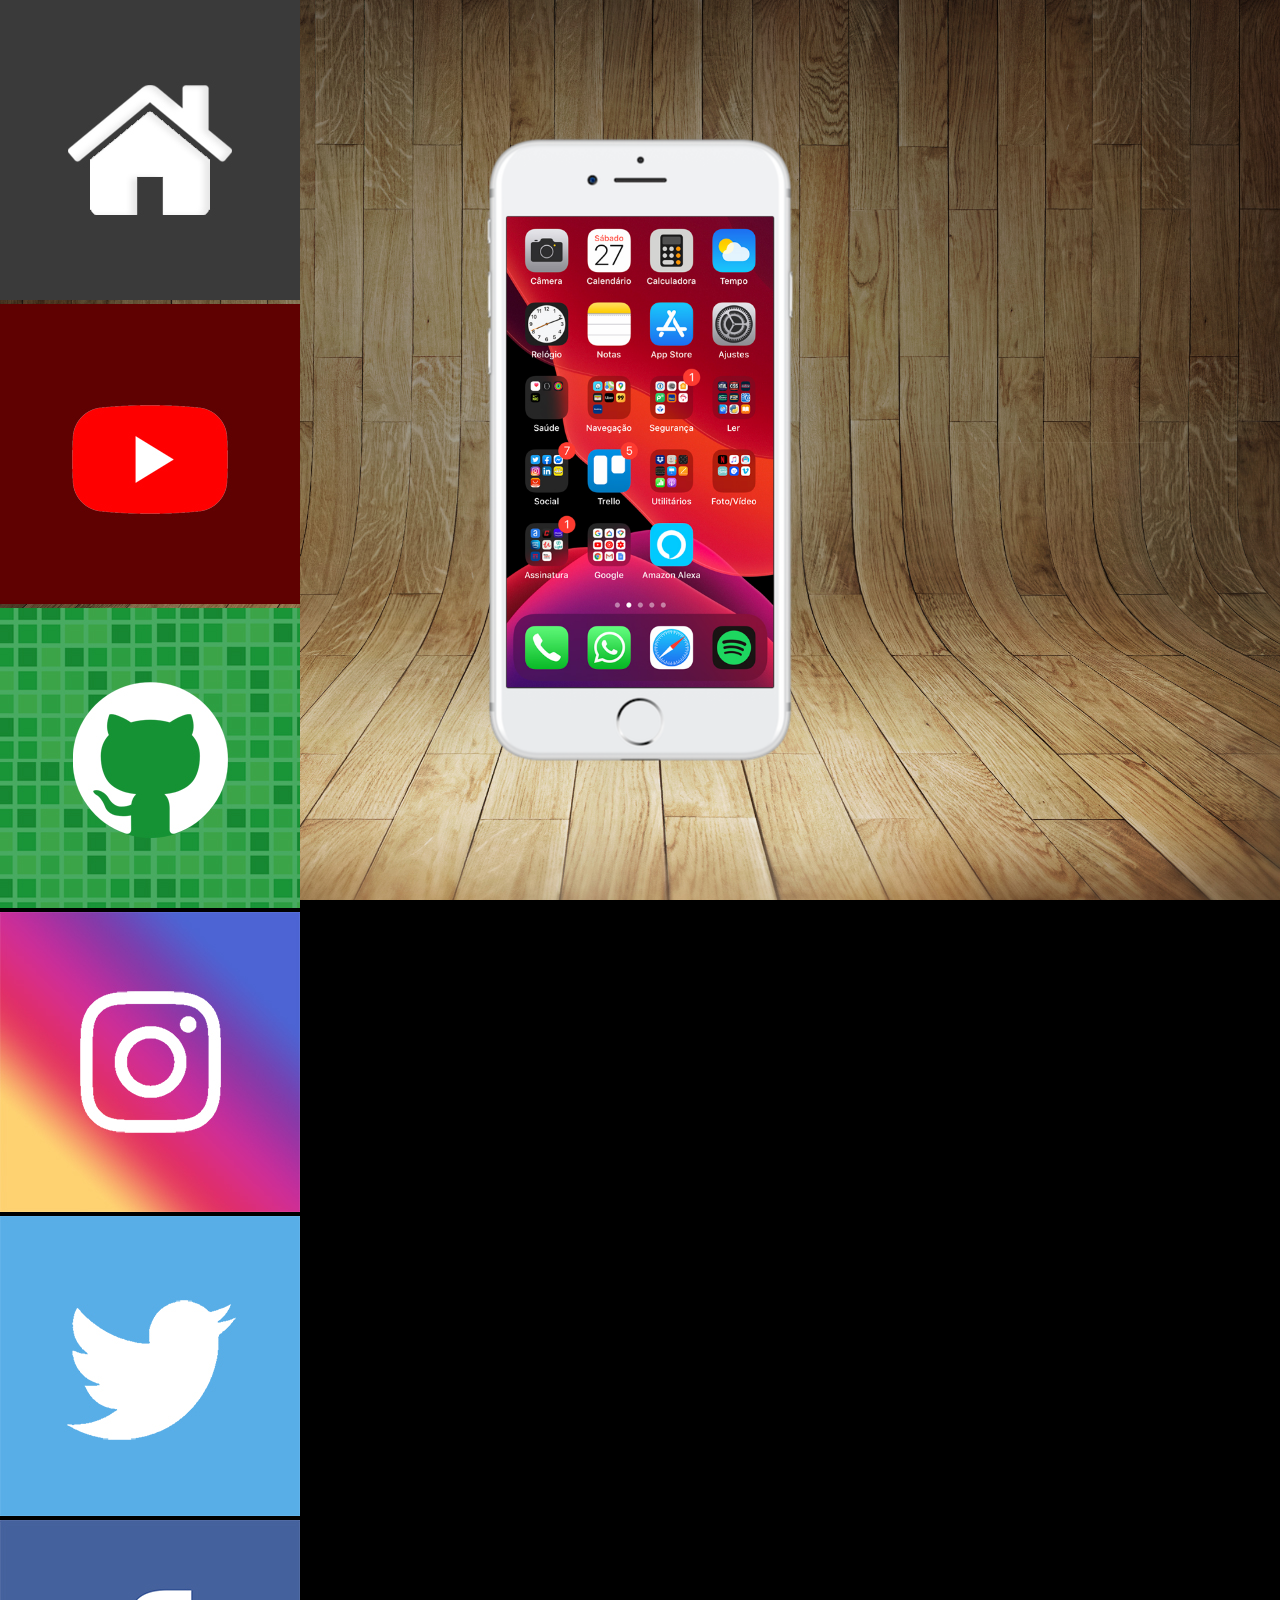
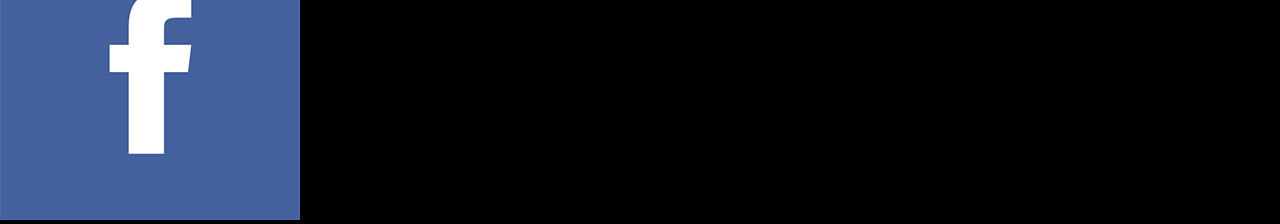
<file: index.html>
<!DOCTYPE html>
<html lang="pt-br">
<head>
    <meta charset="UTF-8">
    <meta name="viewport" content="width=device-width, initial-scale=1.0">
    <link rel="shortcut icon" href="favicon.ico" type="image/x-icon">
    <link rel="stylesheet" href="estilos/style.css">
    <title>Projeto Redes Sociais</title>
</head>
<body>
    <main>
        <section id="telefone">
            <iframe src="home.html" name="tela" id="tela" frameborder="0">
                Seu navegador não é compatível com isso.
            </iframe> <!--name tela pra nomear onde vai abrir (em target) os botões-->
        </section>
        
        <section id="redes-sociais">
            <a href="home.html" target="tela"><img src="imagens/logo-home.jpg" alt="Home"></a><br>
            <a href="youtube.html" target="tela"><img src="imagens/logo-youtube.jpg" alt="YouTube"></a><br>
            <a href="github.html" target="tela"><img src="imagens/logo-github.jpg" alt="GitHub"></a><br>
            <a href="instagram.html" target="tela"><img src="imagens/logo-instagram.jpg" alt="Instagram"></a><br>
            <a href="twitter.html" target="tela"><img src="imagens/logo-twitter.jpg" alt="Twitter"></a><br>
            <a href="facebook.html" target="tela"><img src="imagens/logo-facebook.jpg" alt="Facebook"></a>
        </section>
    </main>
</body>
</html>
</file>
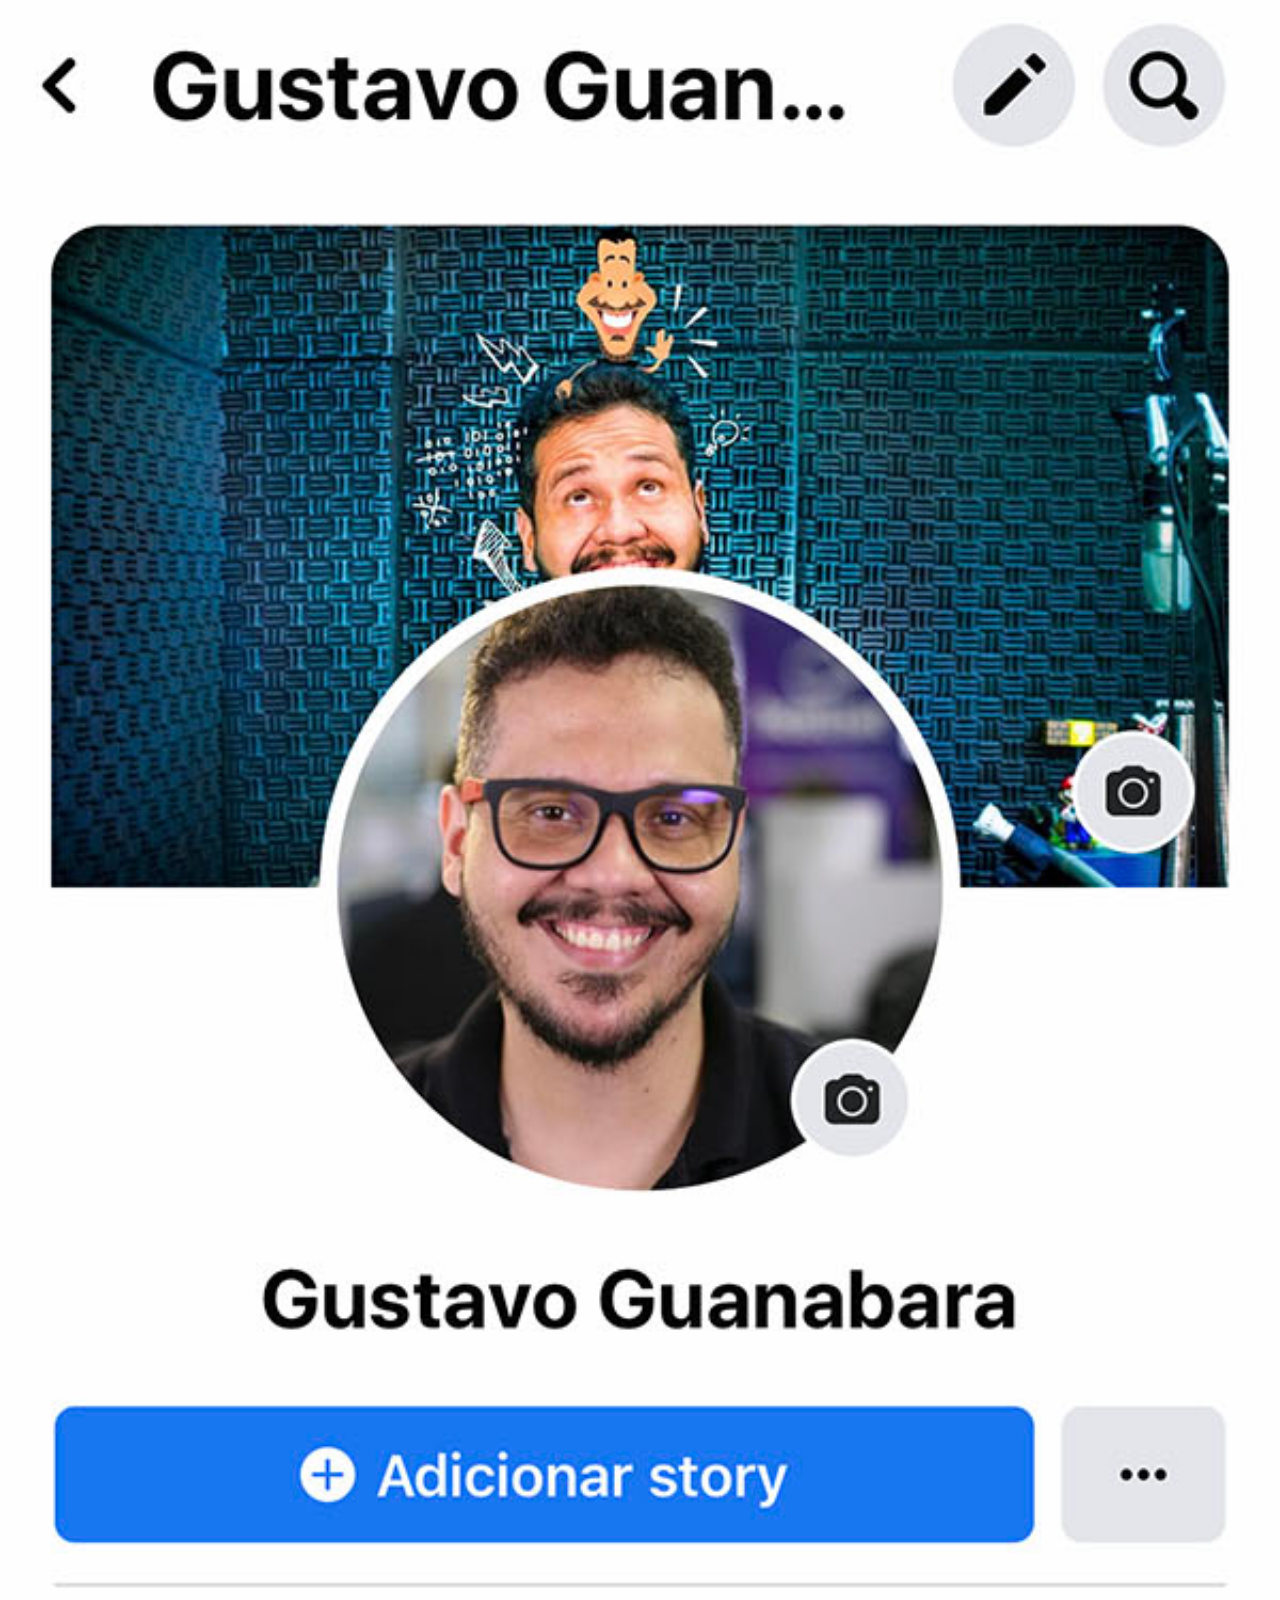
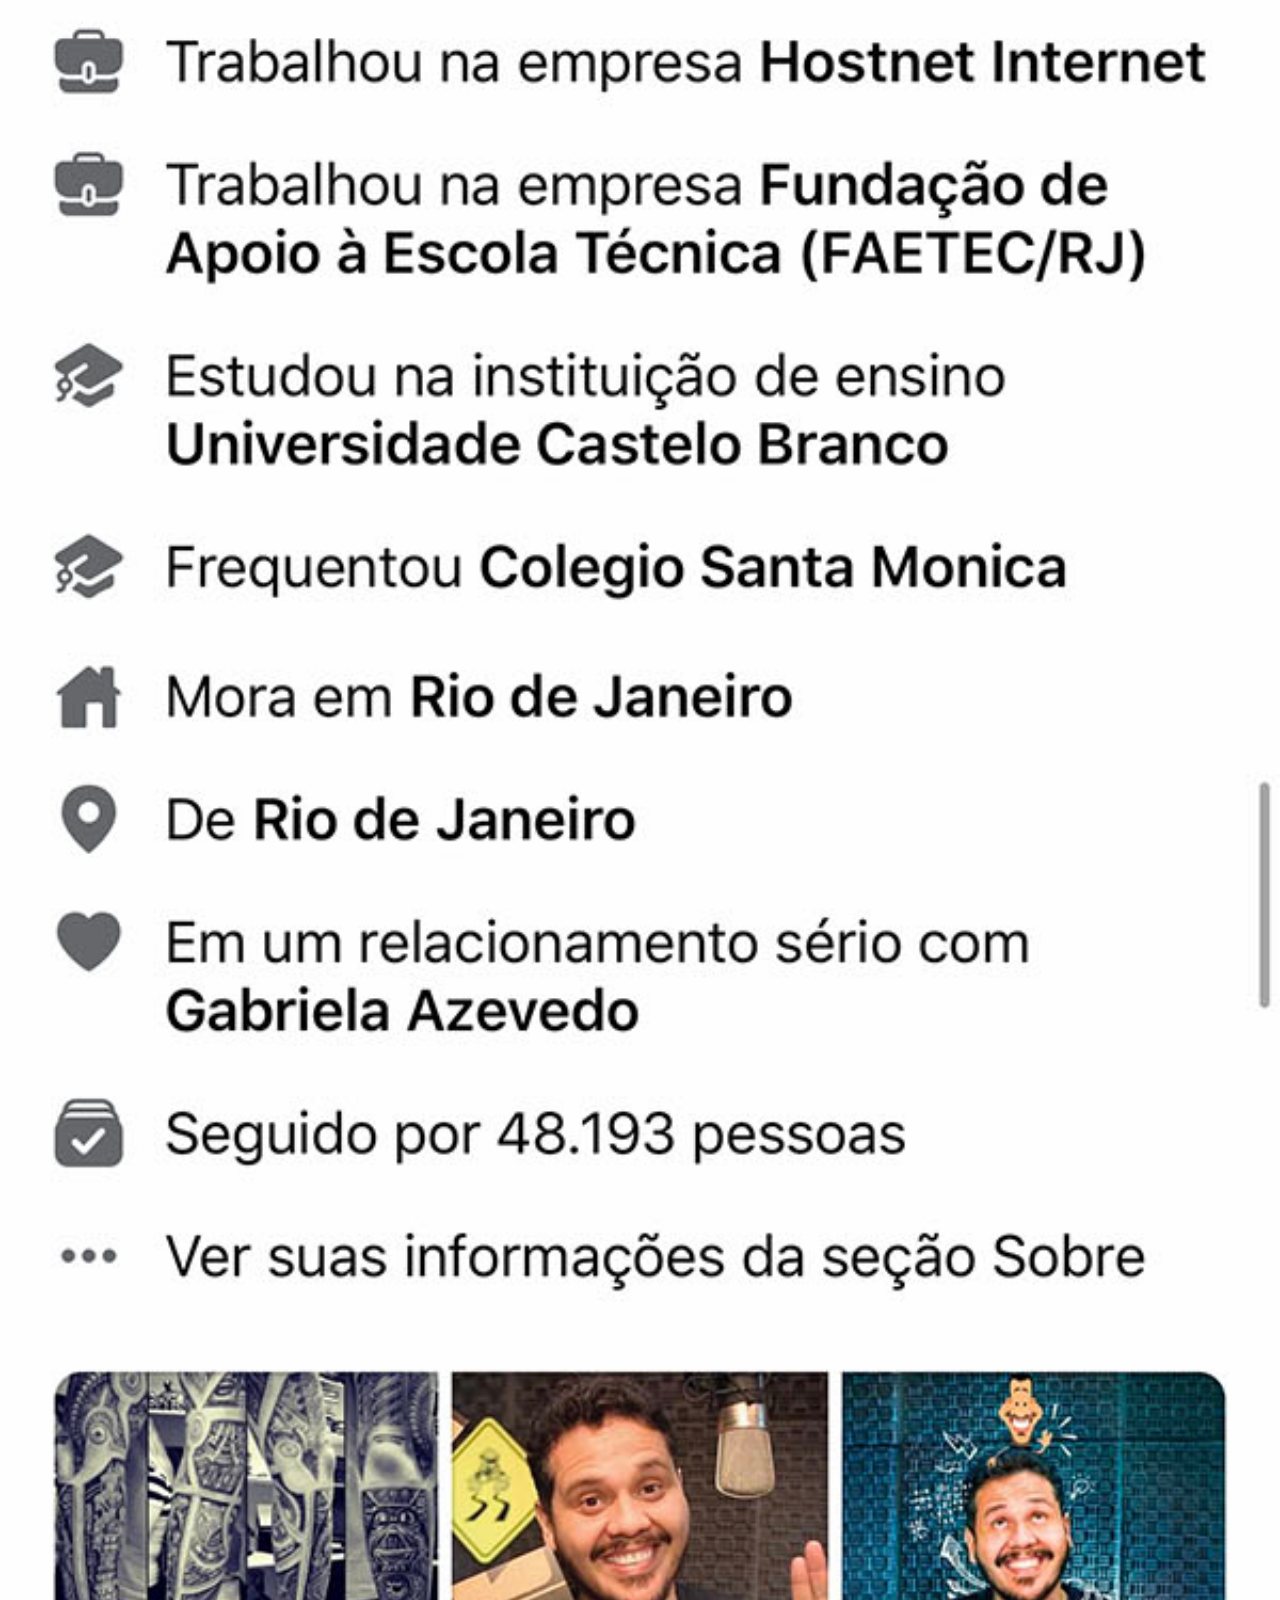
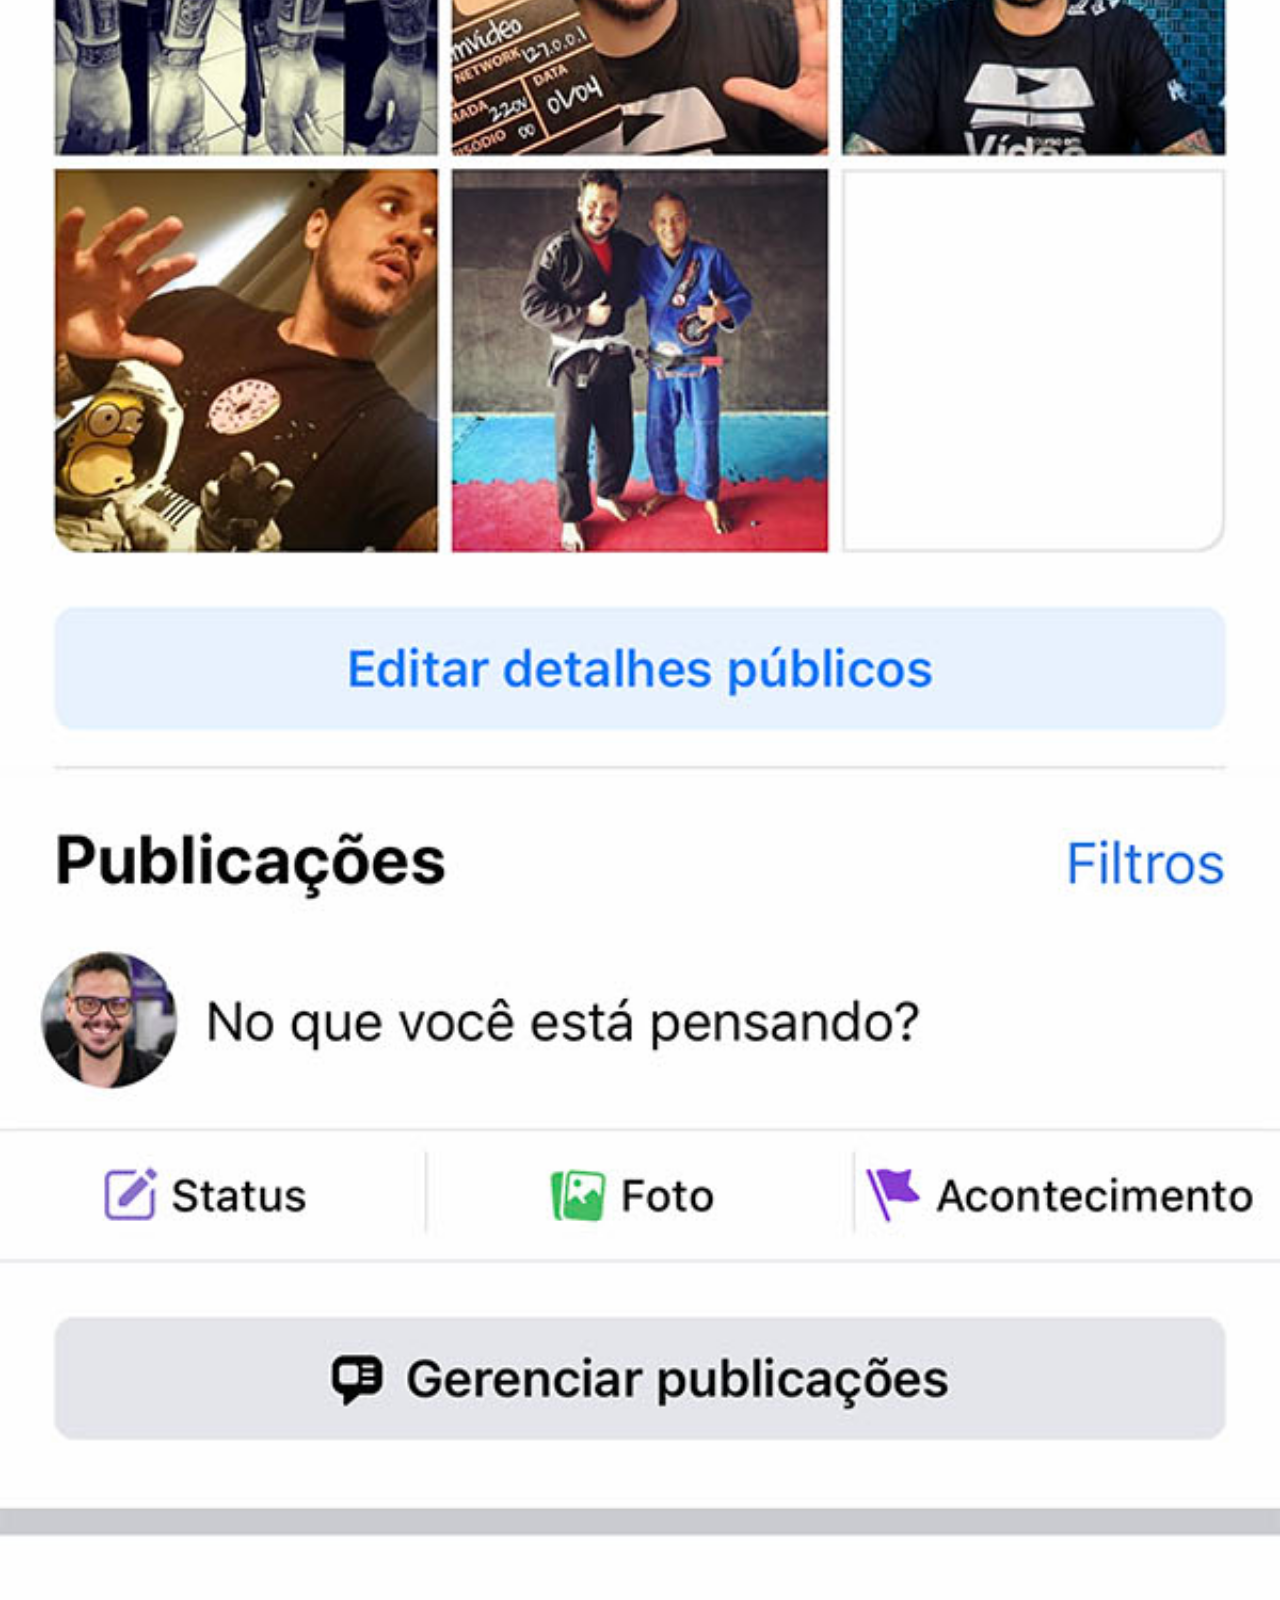
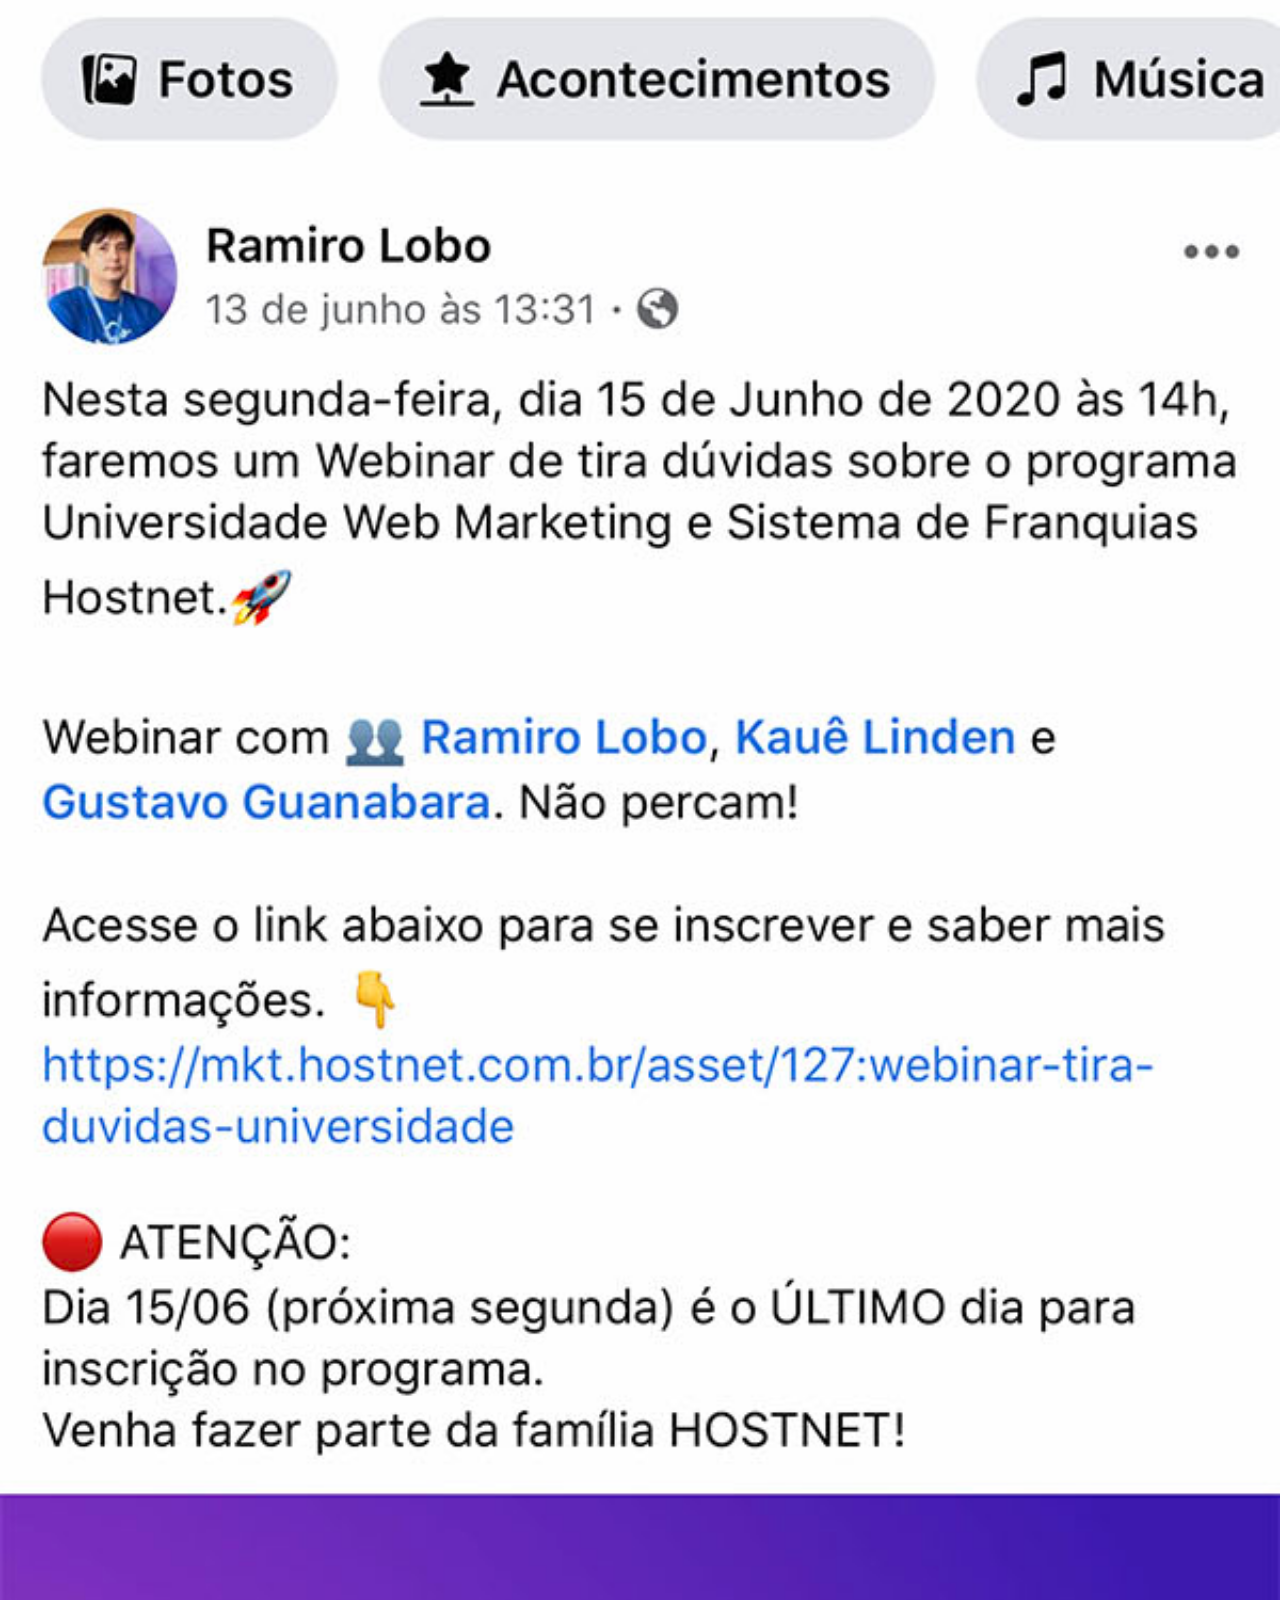
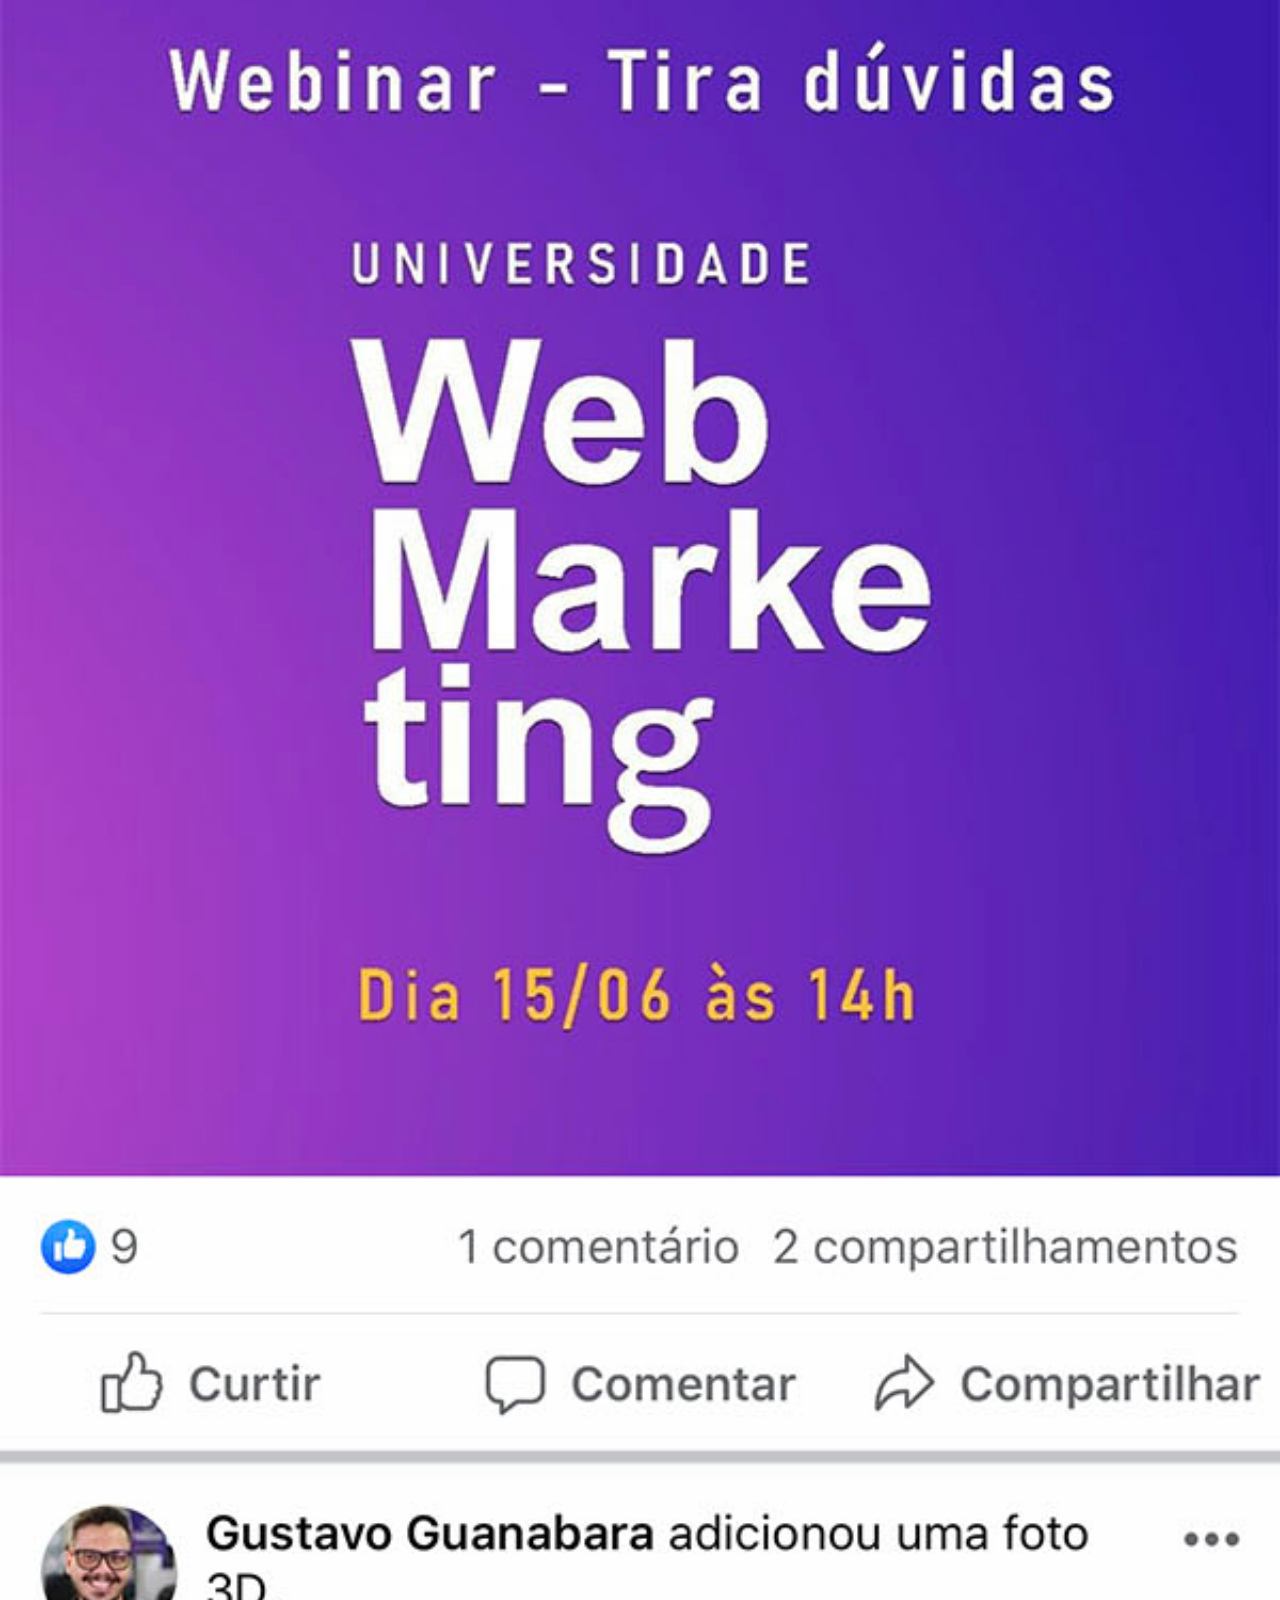
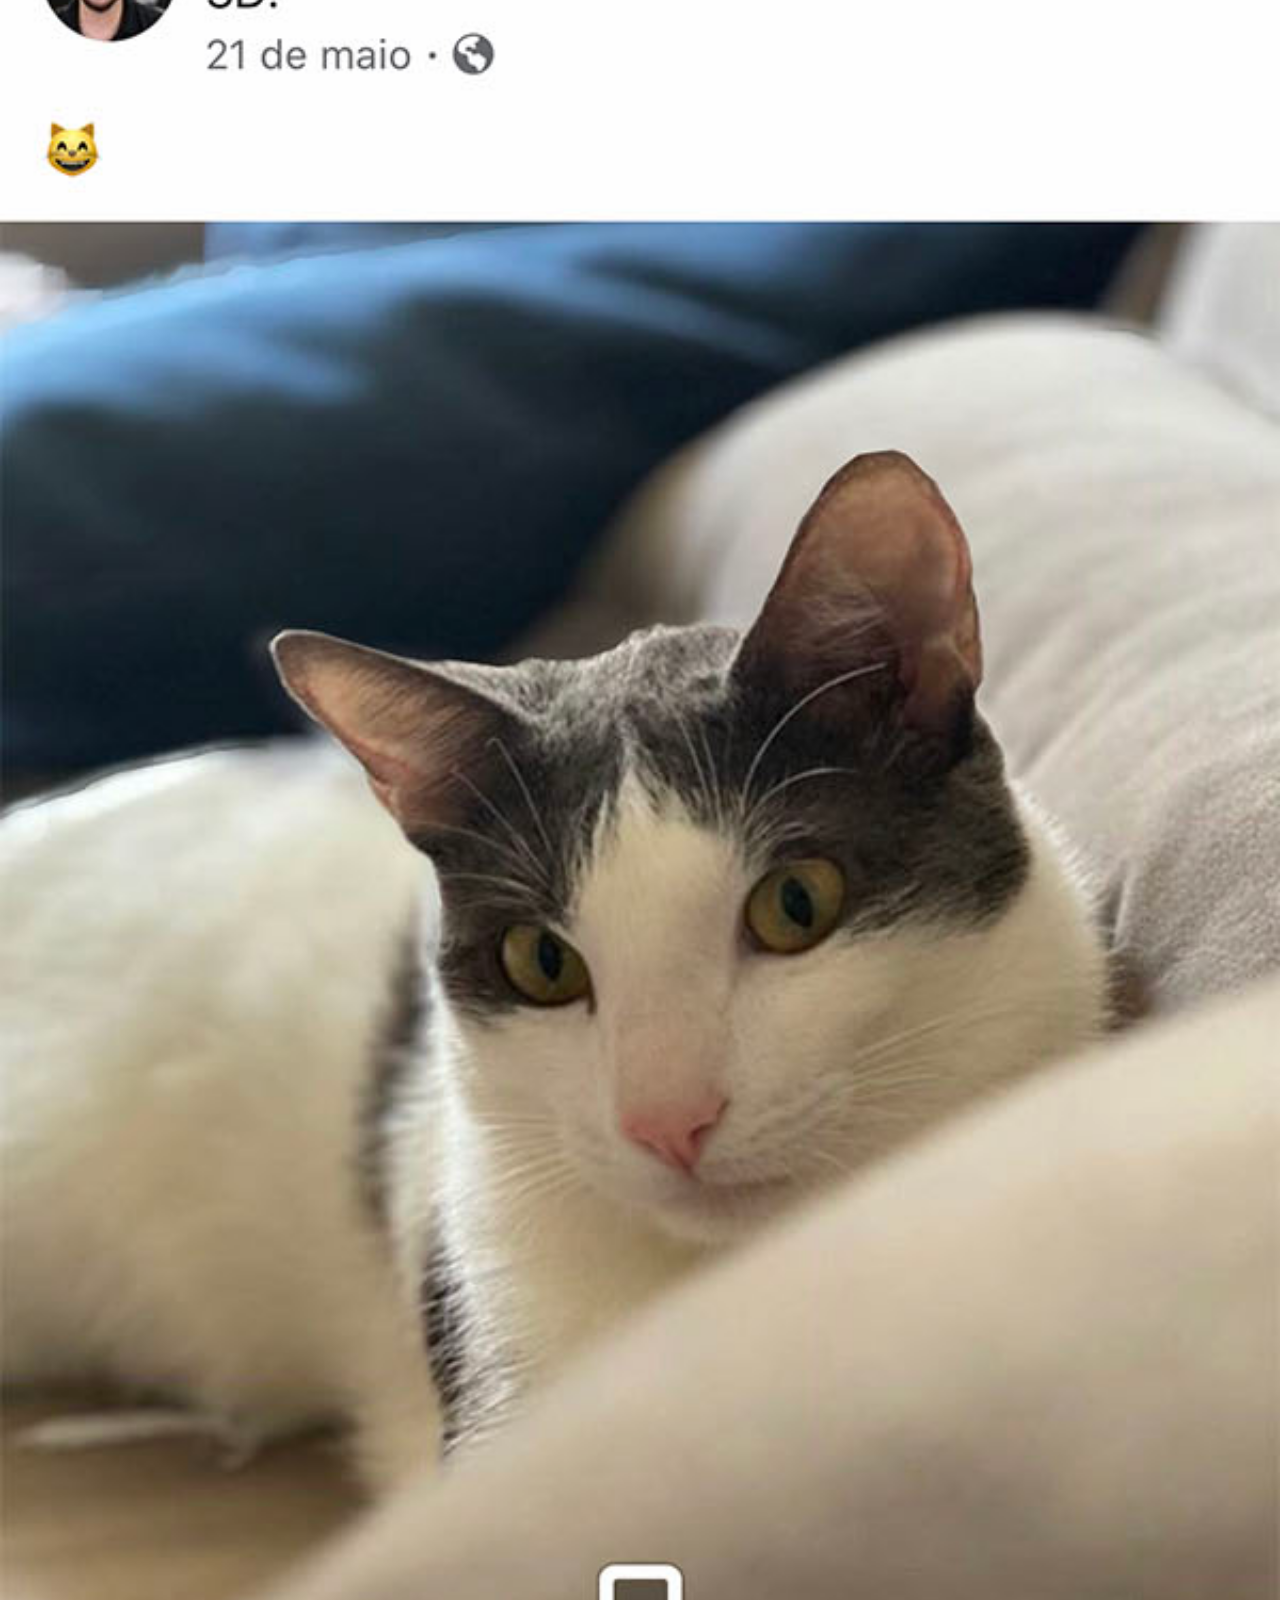
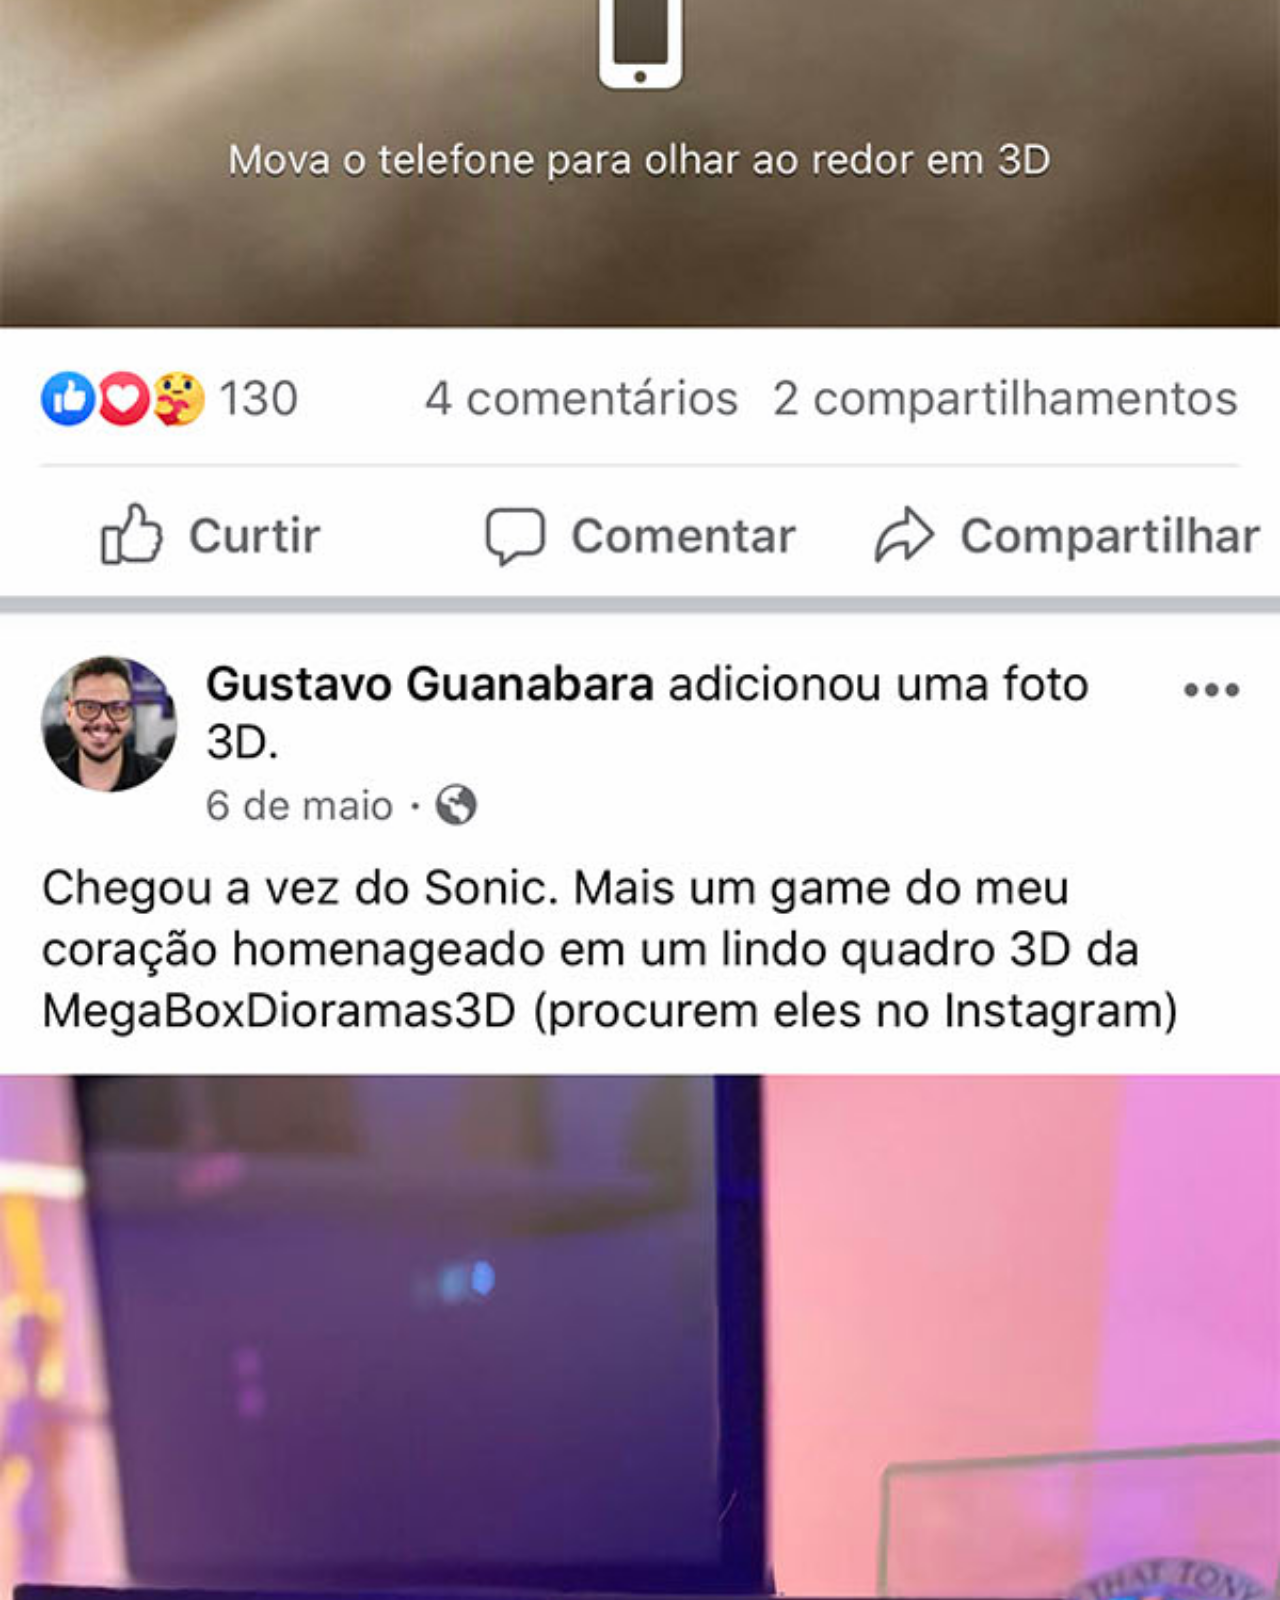
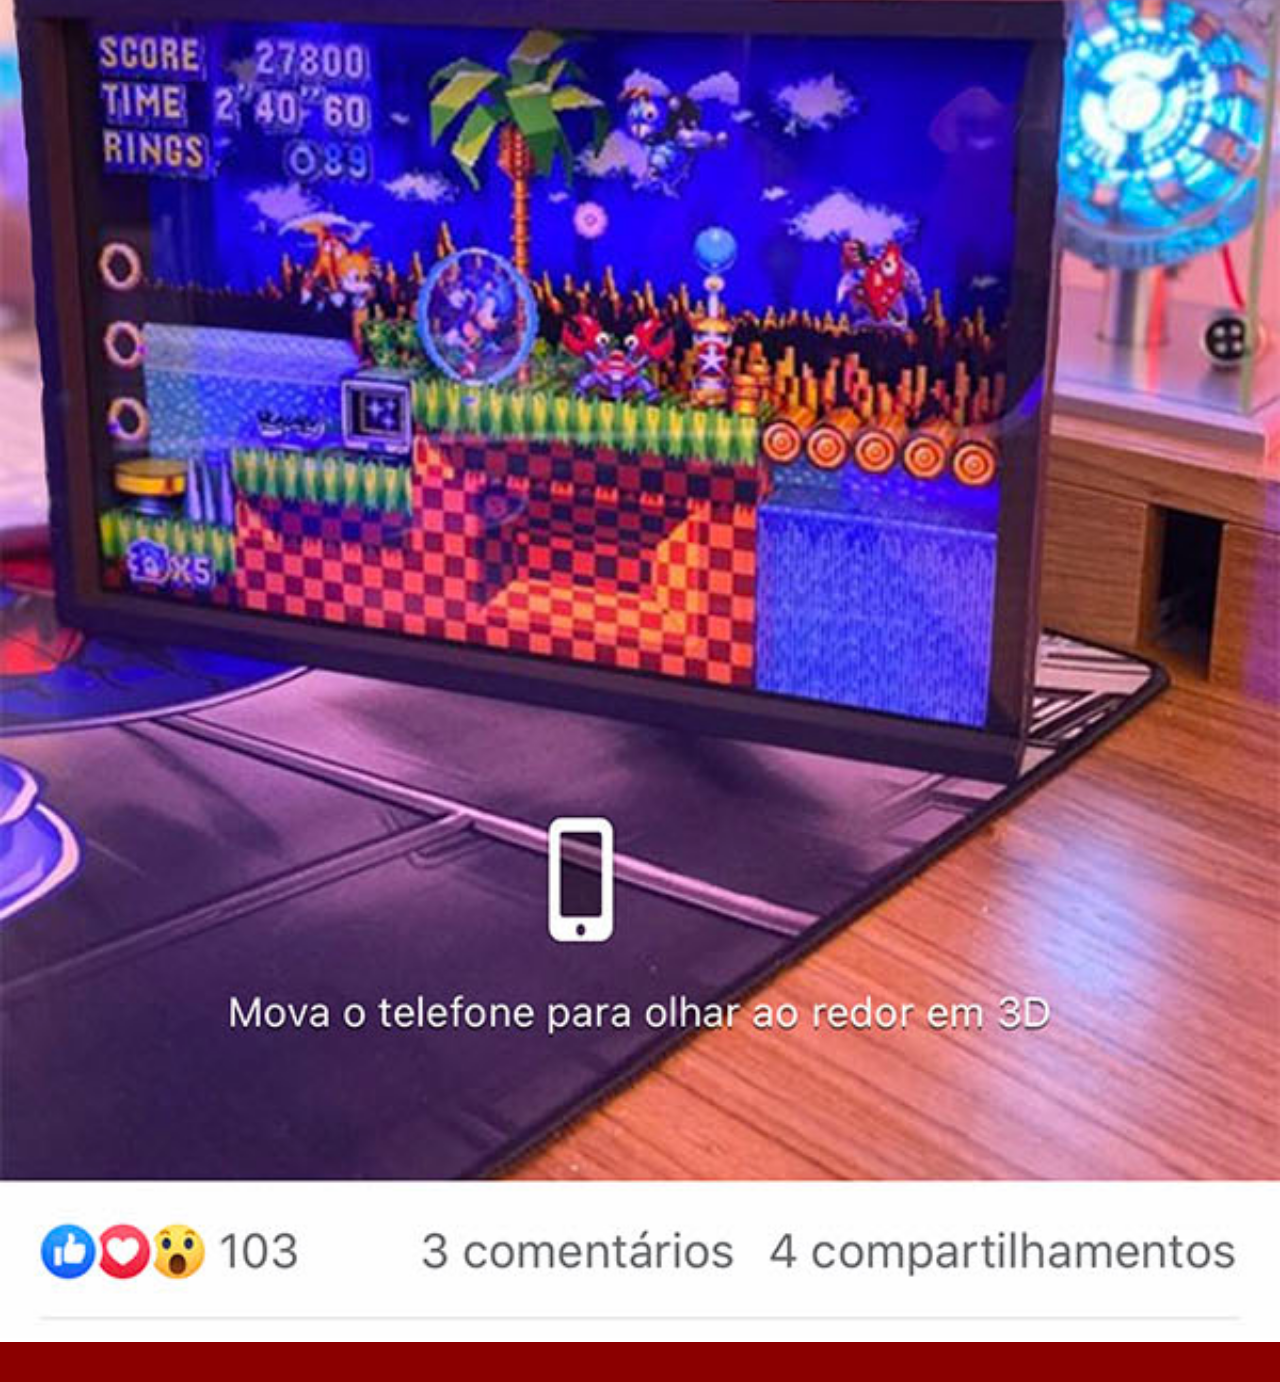
<file: facebook.html>
<!DOCTYPE html>
<html lang="pt-br">
<head>
    <meta charset="UTF-8">
    <meta name="viewport" content="width=device-width, initial-scale=1.0">
    <title>Facebook</title>
    <link rel="stylesheet" href="estilos/social.css">
</head>
<body>
    <img src="imagens/tela-facebook.jpg" alt="Facebook">
    <a href="https://www.facebook.com/gustavoguanabara/?locale=pt_BR" target="_blank"></a>
</body>
</html>
</file>
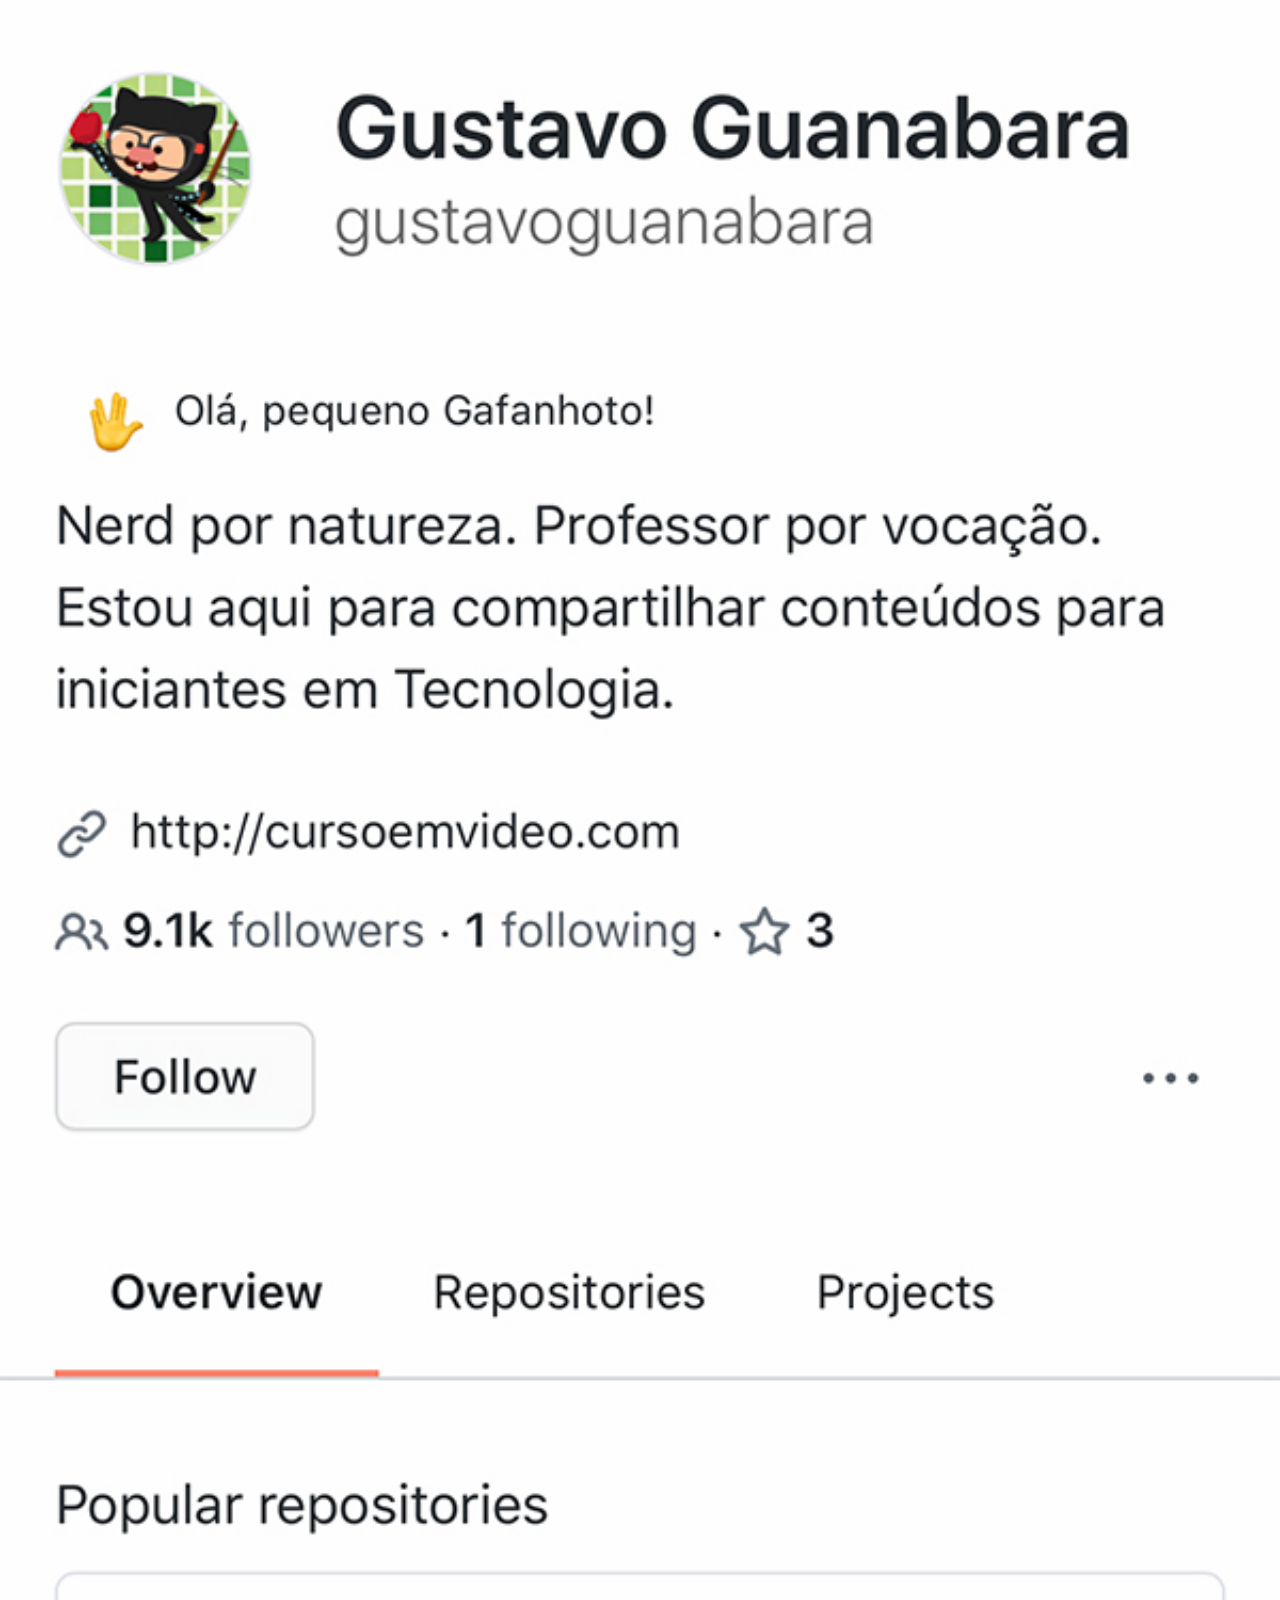
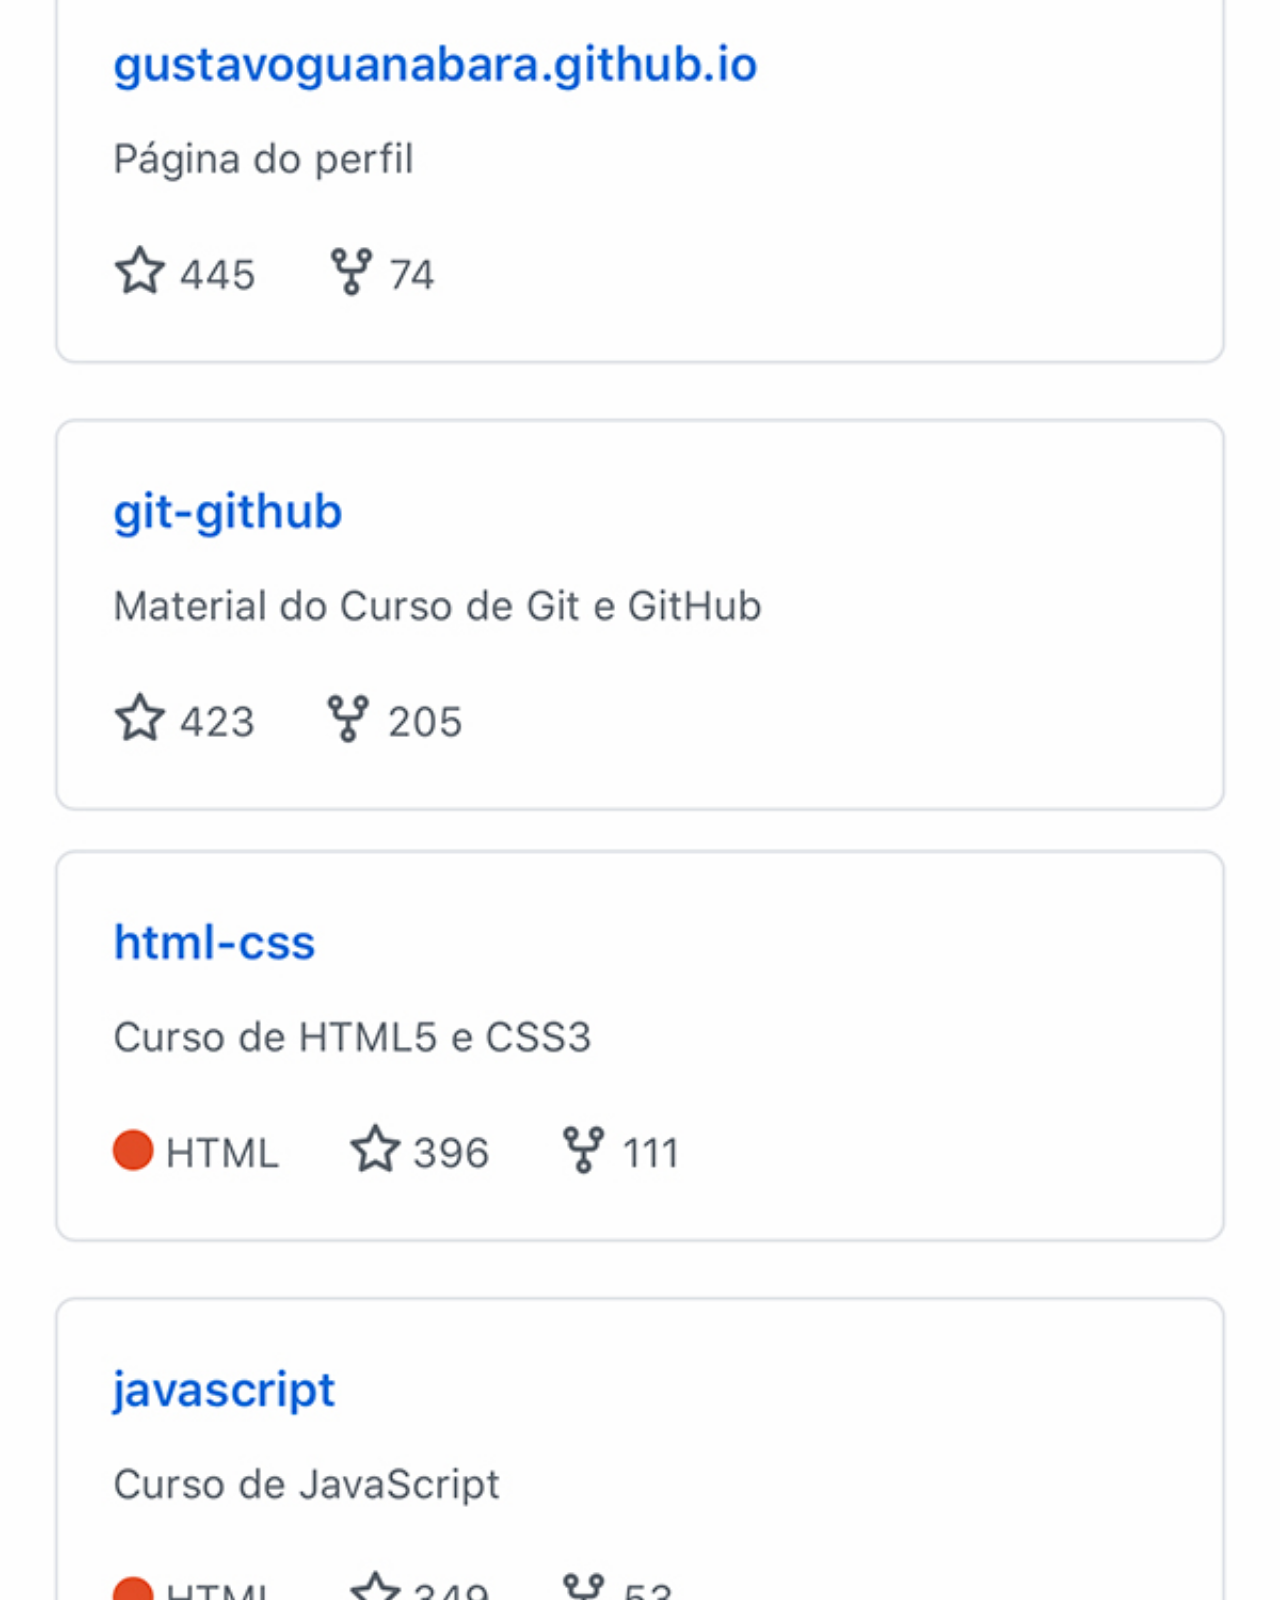
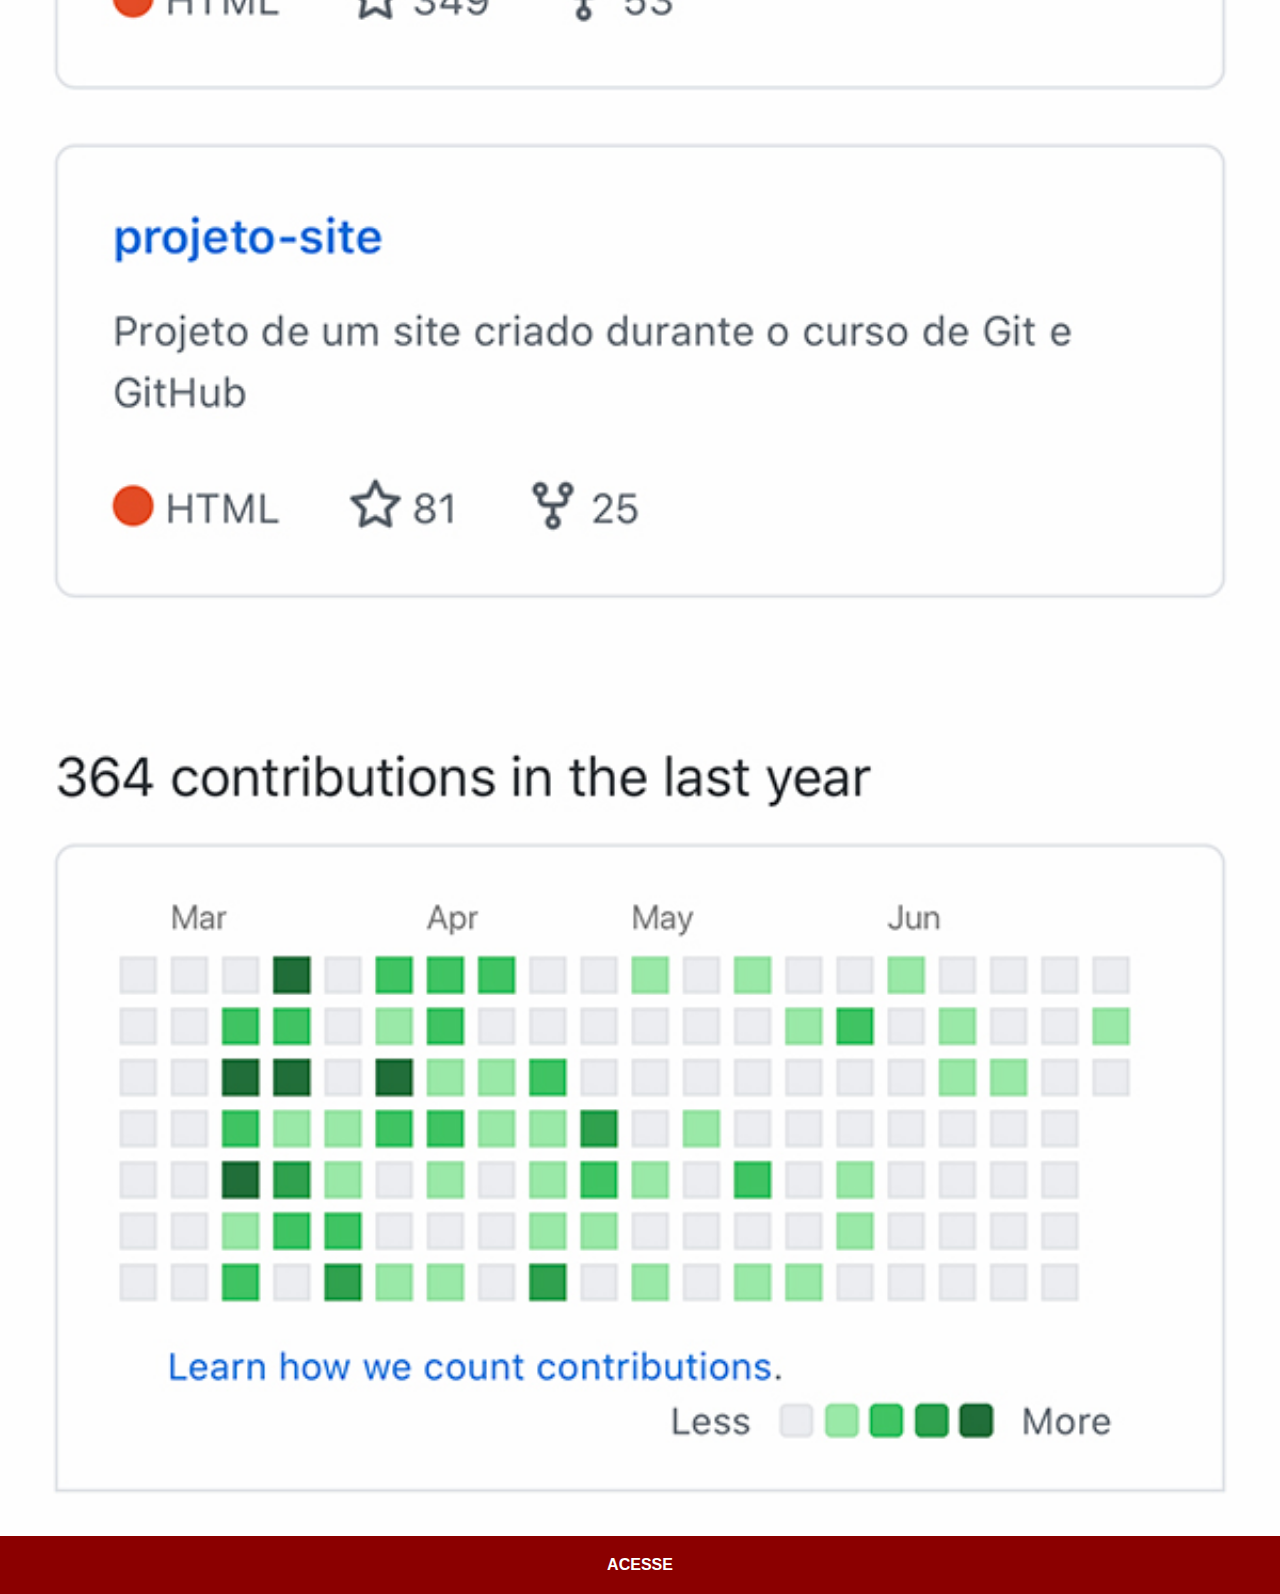
<file: github.html>
<!DOCTYPE html>
<html lang="pt-br">
<head>
    <meta charset="UTF-8">
    <meta name="viewport" content="width=device-width, initial-scale=1.0">
    <title>GitHub</title>
    <link rel="stylesheet" href="estilos/social.css">
</head>
<body>
    <img src="imagens/tela-github.jpg" alt="GitHub">
    <a href="https://github.com/gustavoguanabara" target="_blank">ACESSE</a>
</body>
</html>
</file>
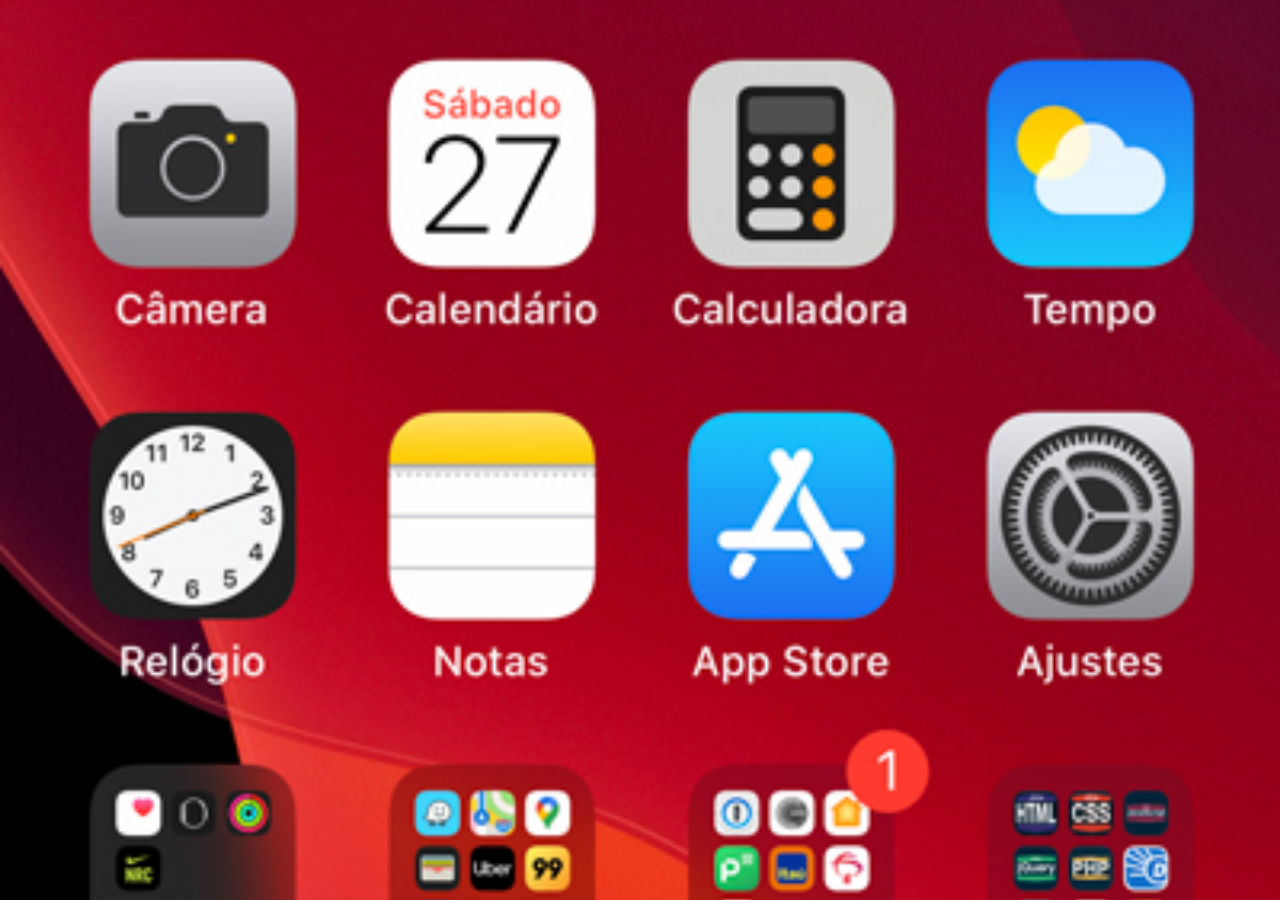
<file: home.html>
<!DOCTYPE html>
<html lang="pt-br">
<head>
    <meta charset="UTF-8">
    <meta name="viewport" content="width=device-width, initial-scale=1.0">
    <title>Home</title>
</head>
<body>
    <style>
        * {
            margin: 0px;
            padding: 0px;
        }

        body {
            width: 100vw;
            height: 100vh;
            background: black url('imagens/tela-home.jpg') no-repeat top center;
            background-size: cover; /*cobrir o tamanho todo*/
        }
    </style>
</body>
</html>
</file>
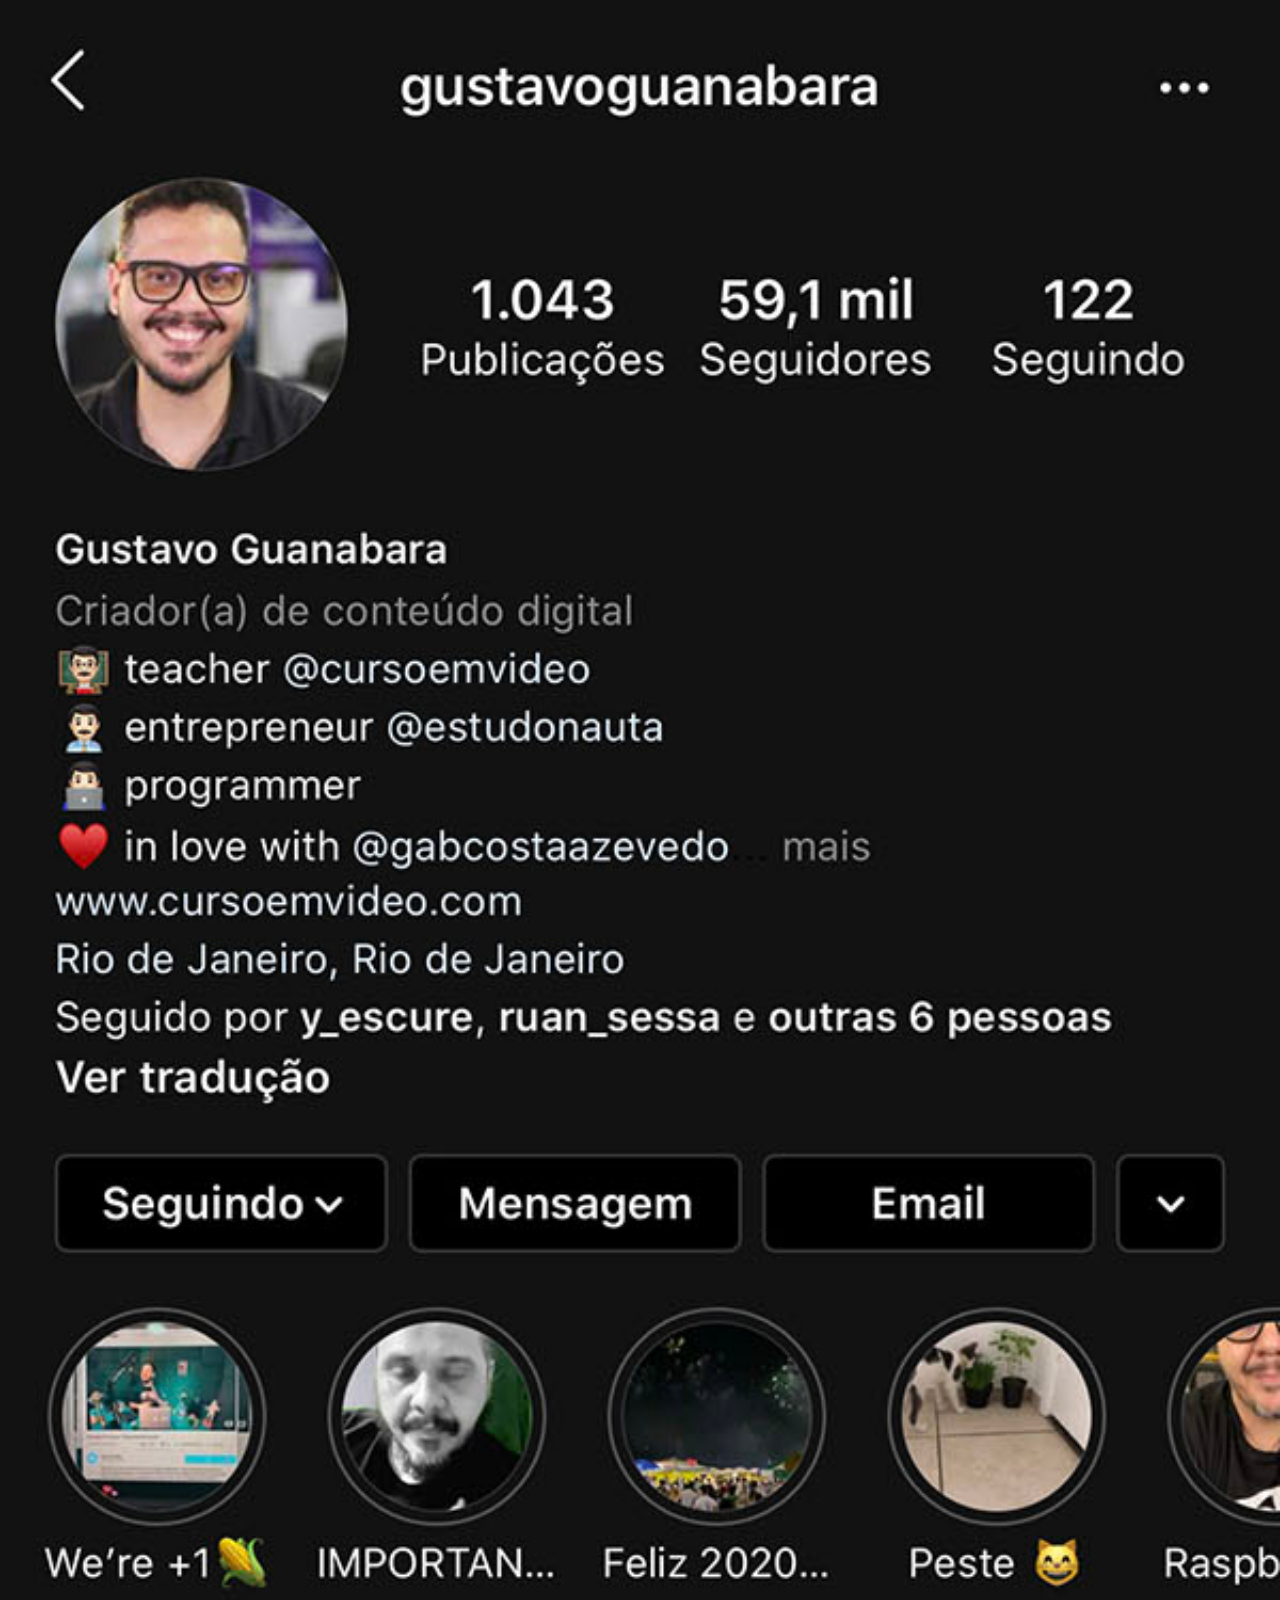
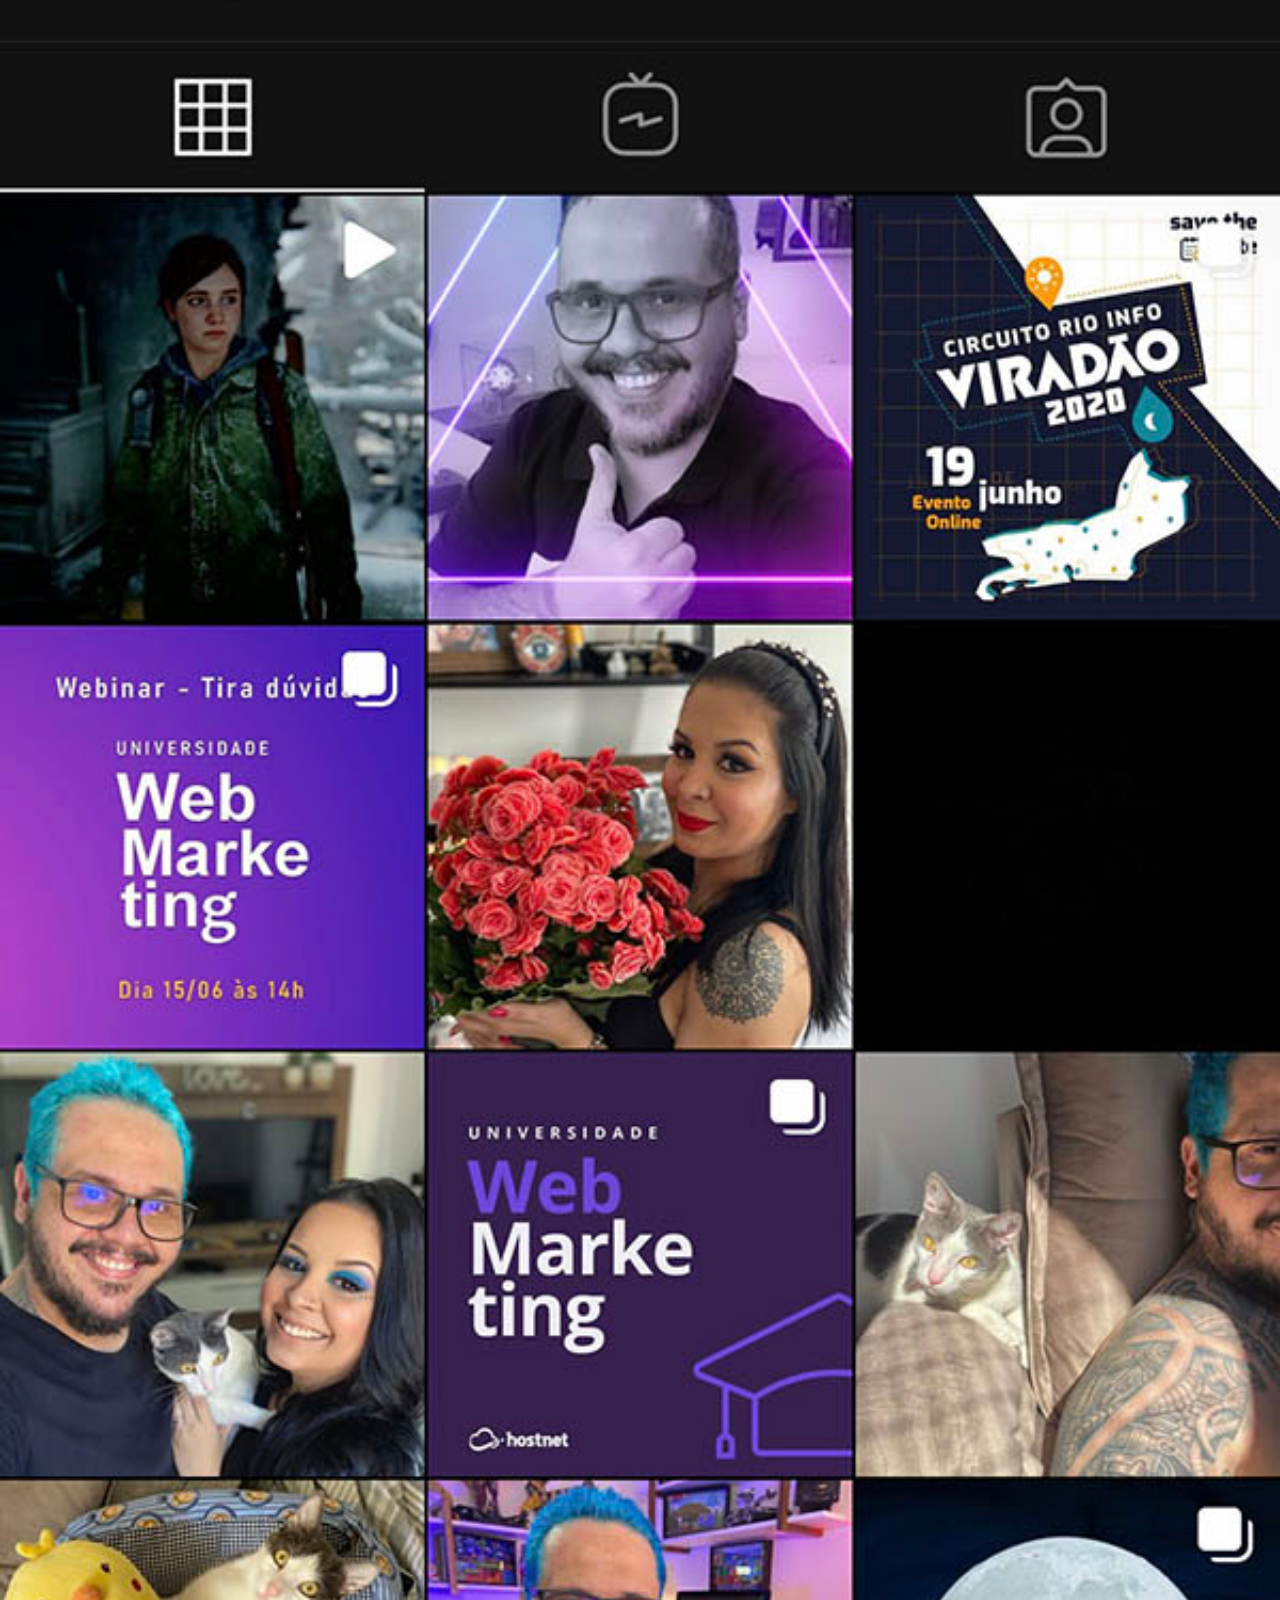
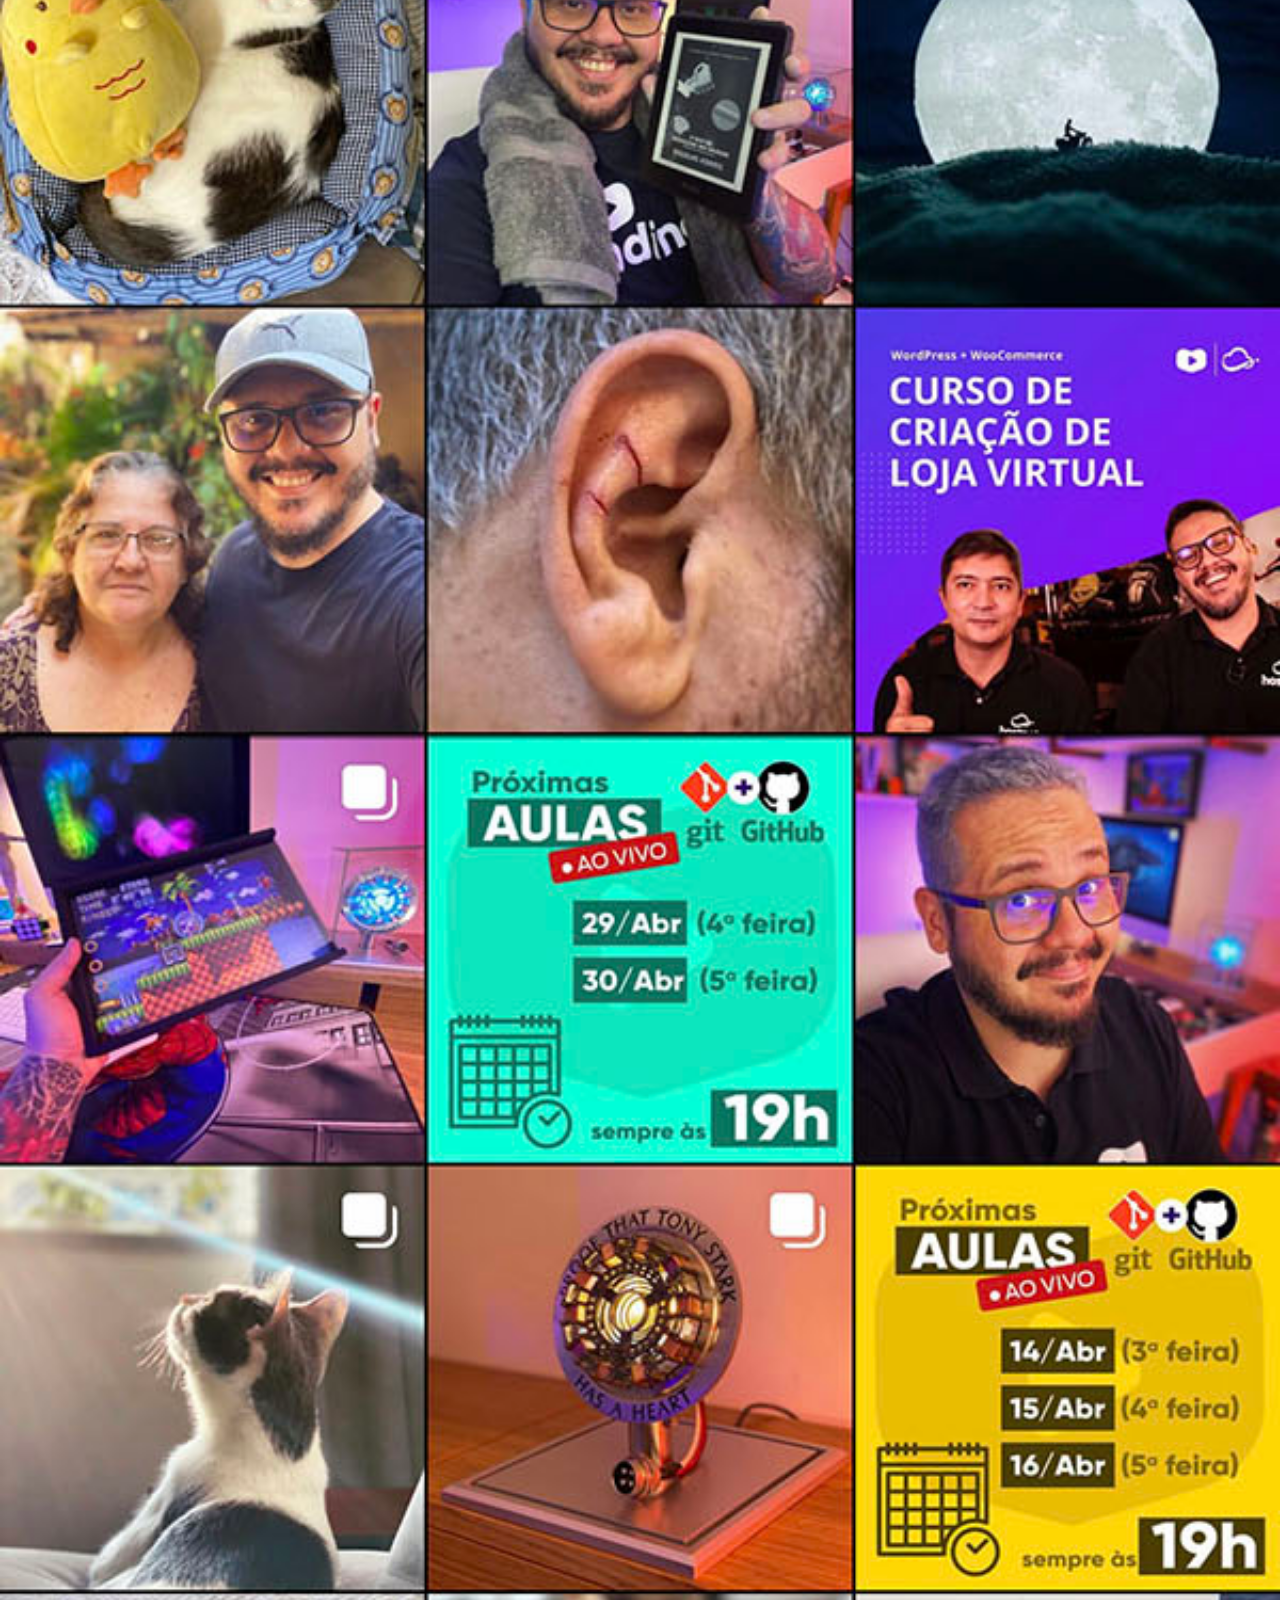
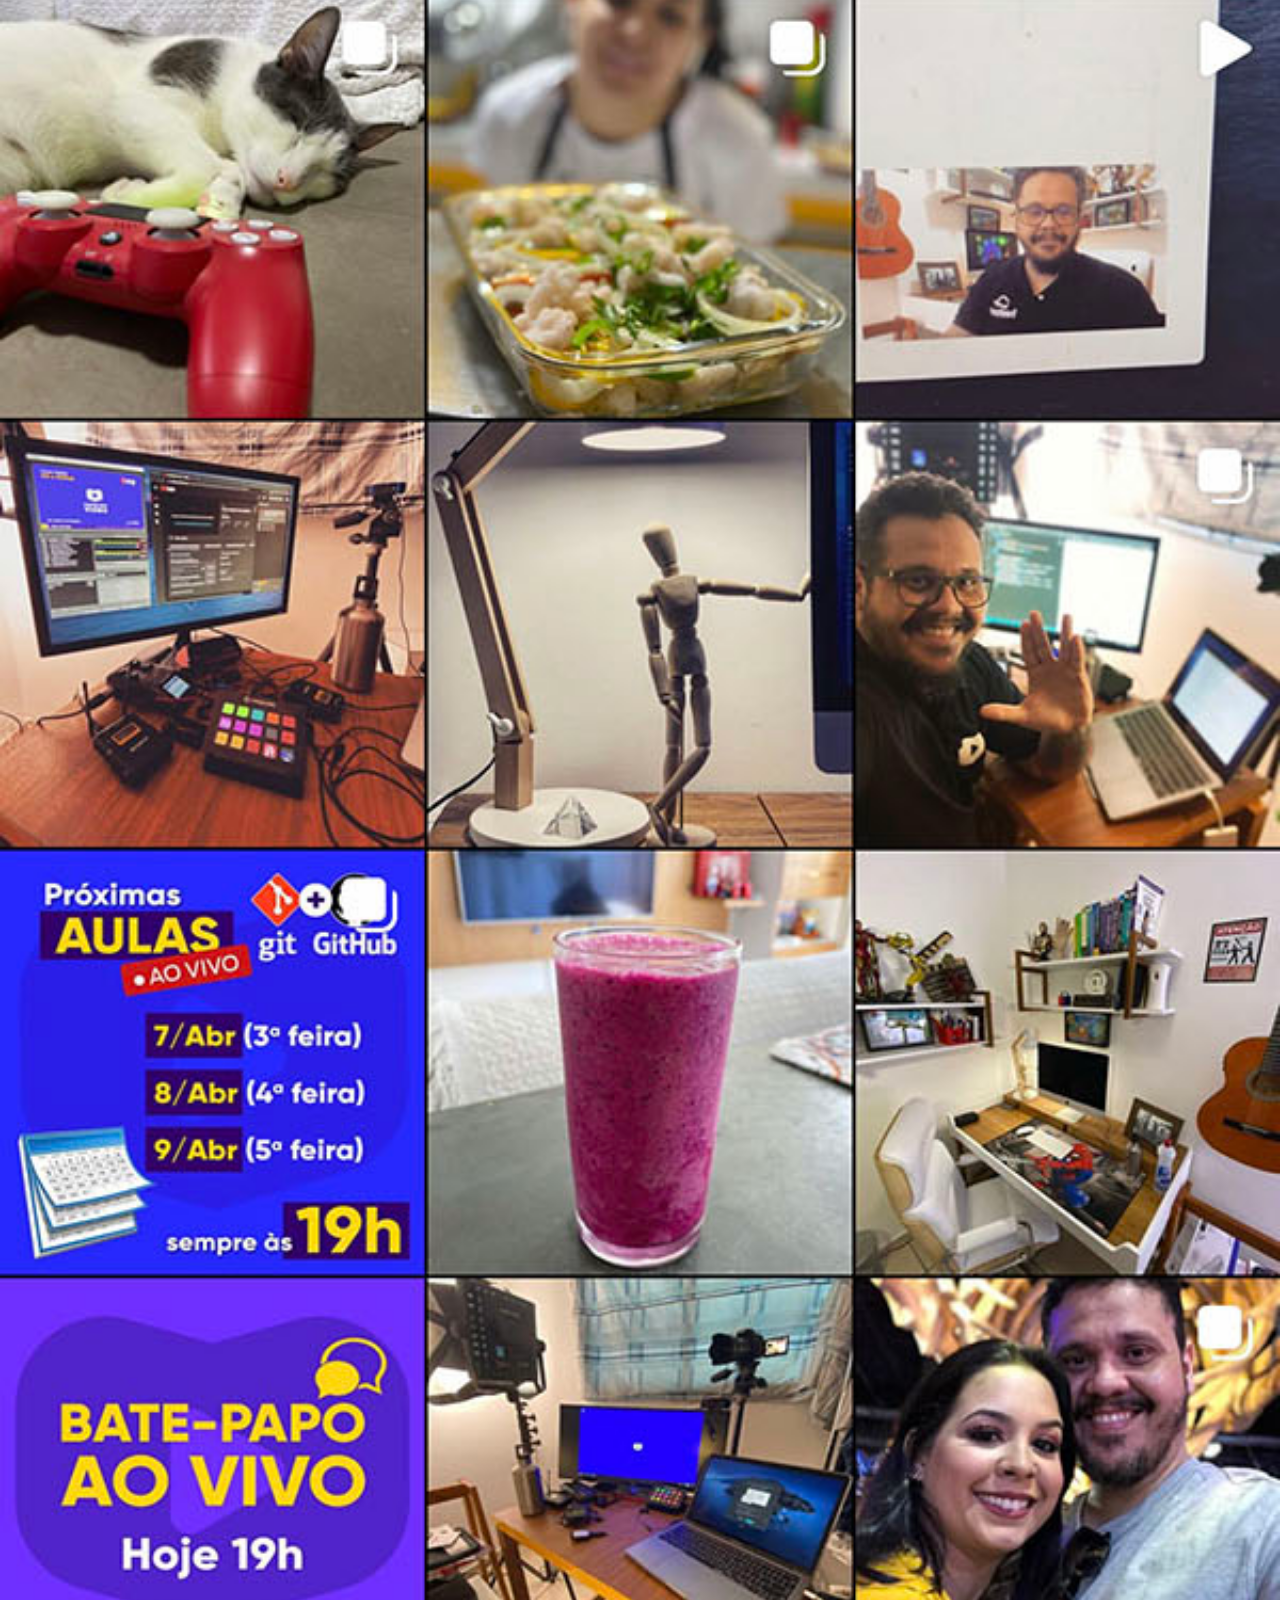
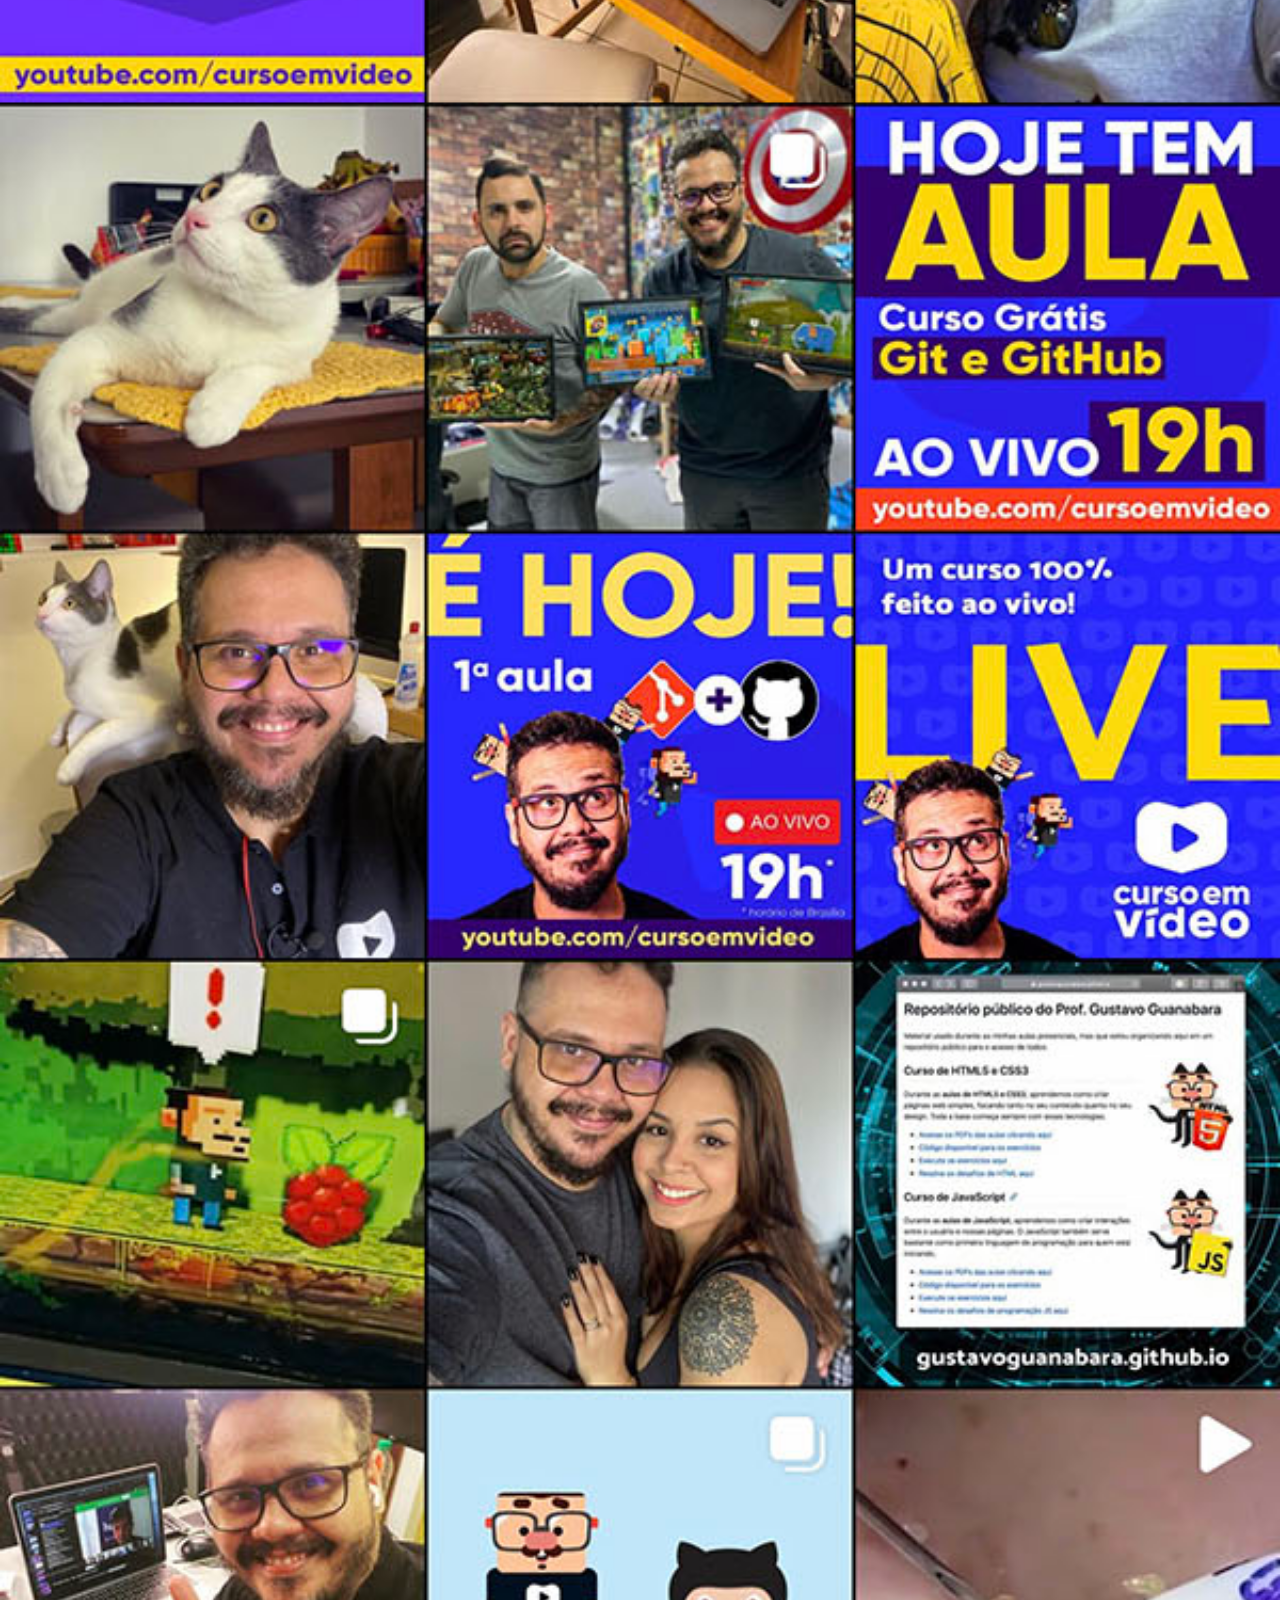
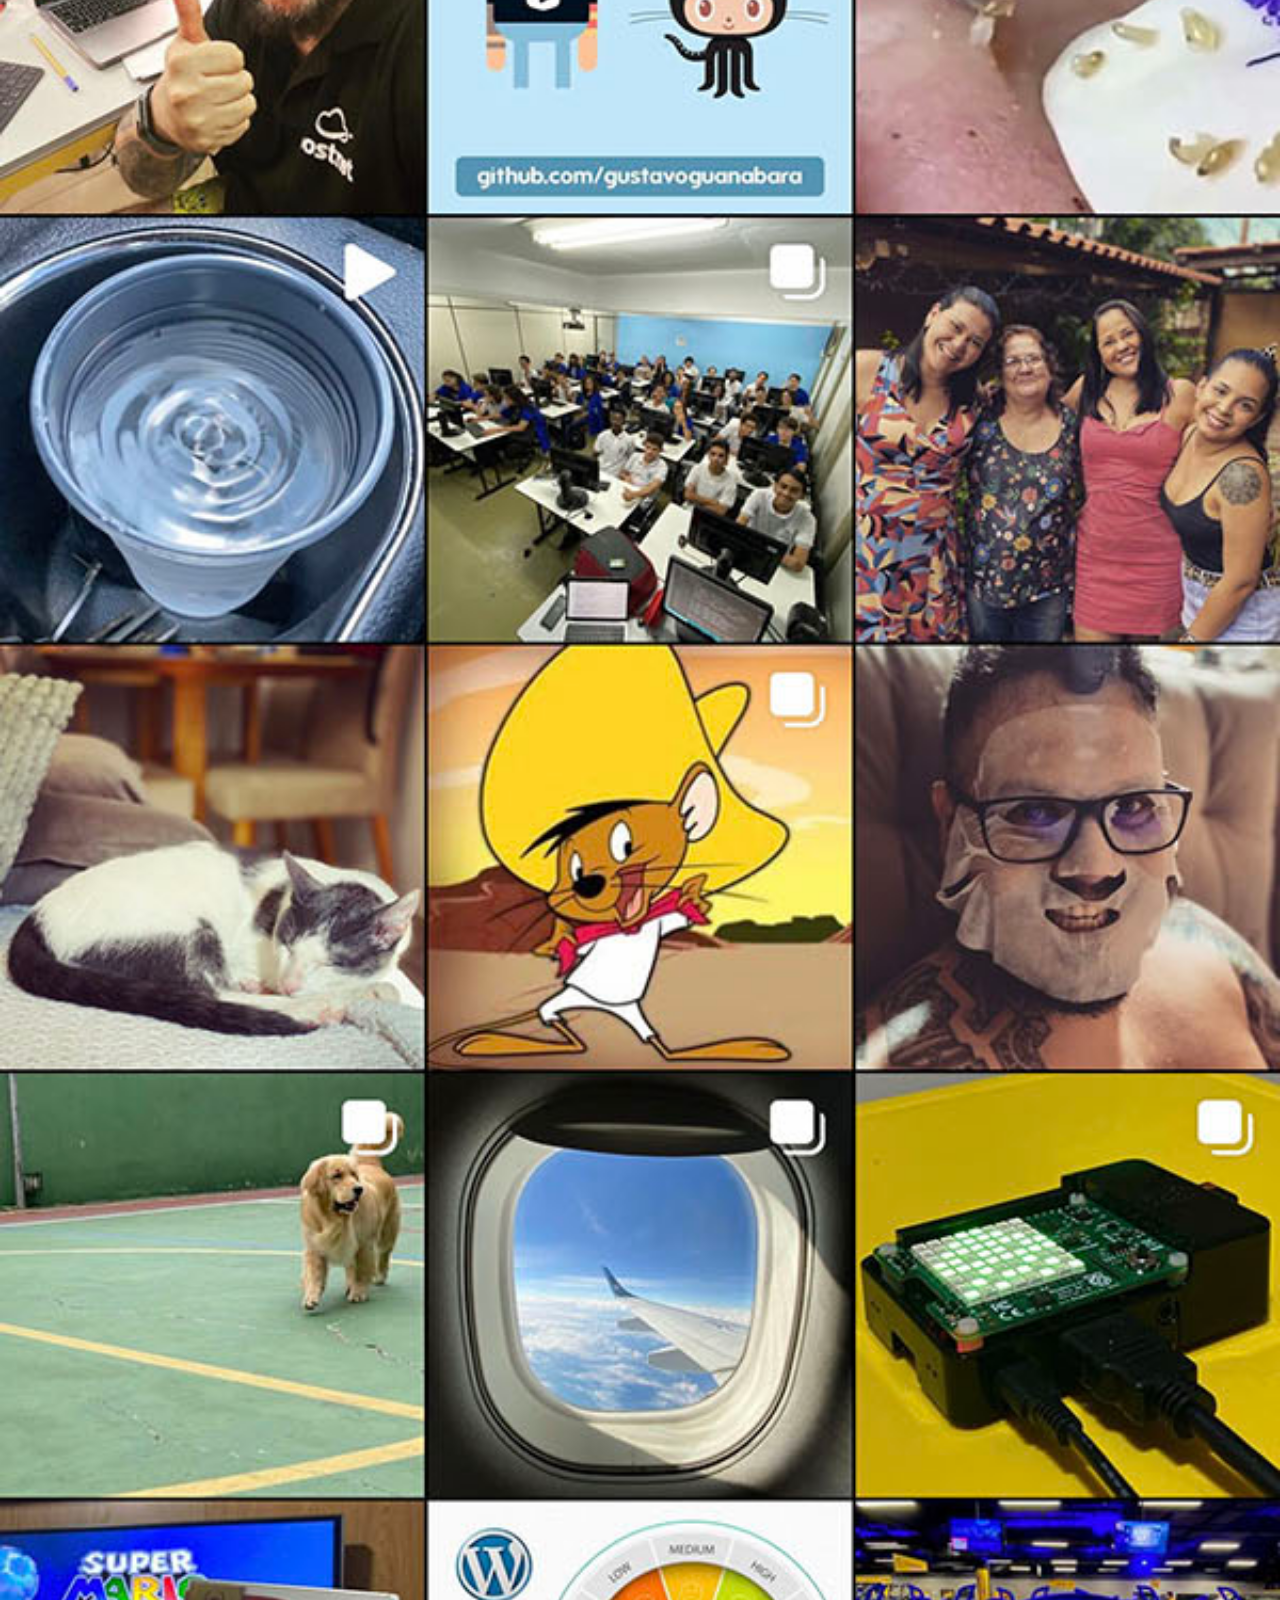
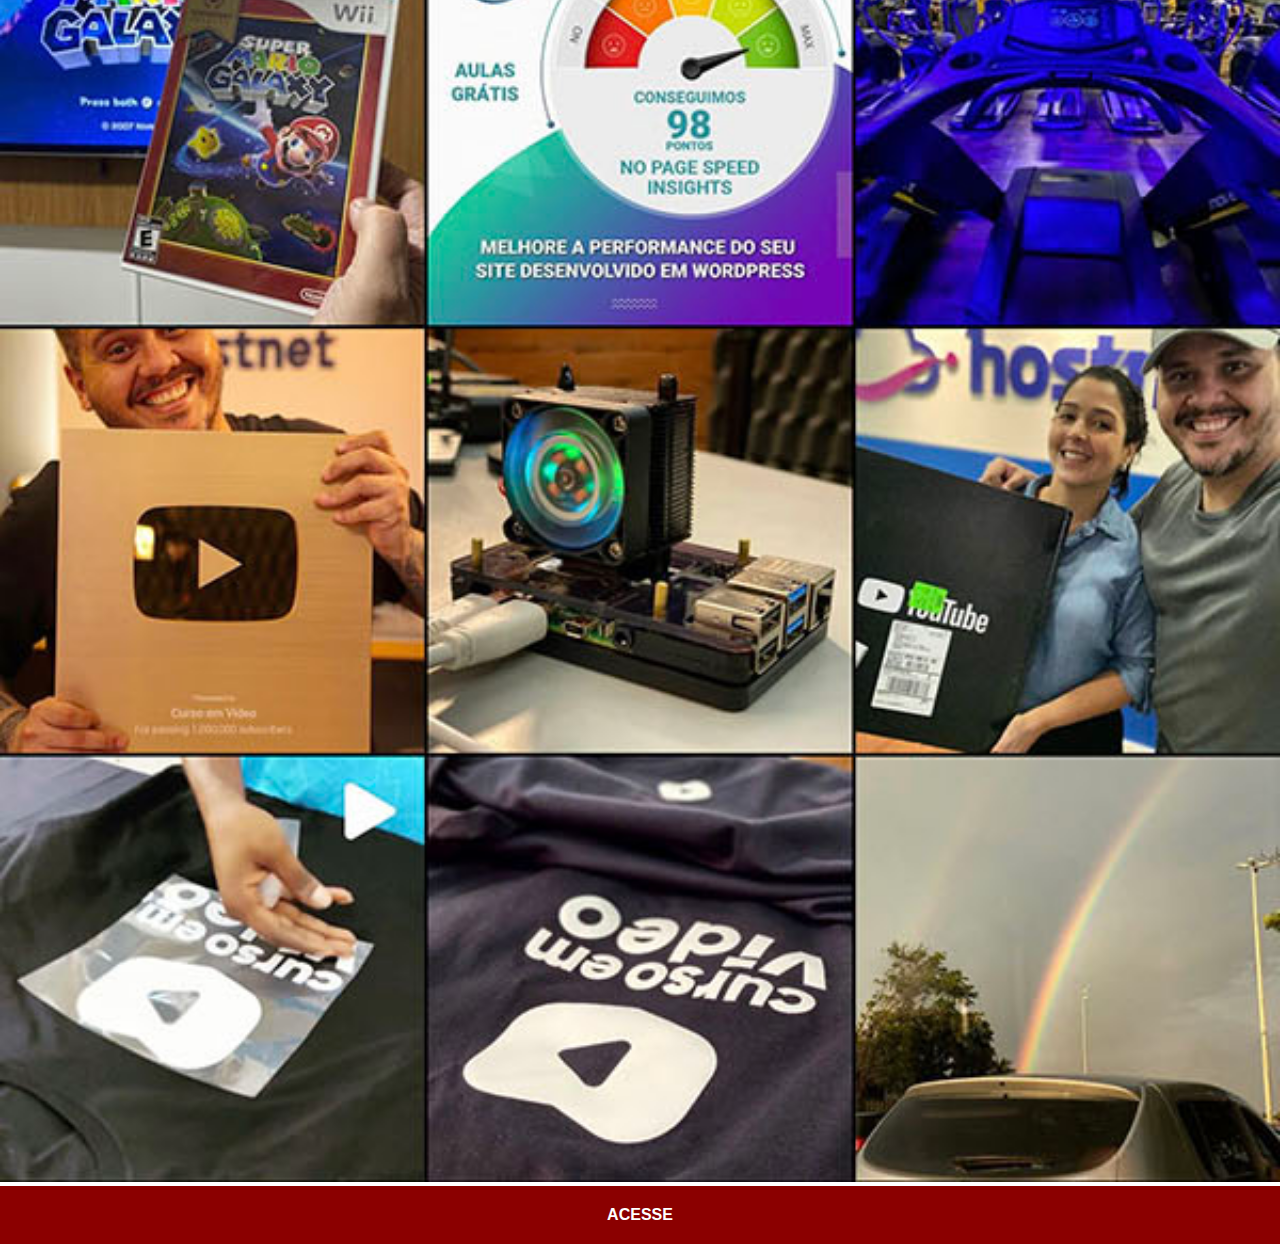
<file: instagram.html>
<!DOCTYPE html>
<html lang="pt-br">
<head>
    <meta charset="UTF-8">
    <meta name="viewport" content="width=device-width, initial-scale=1.0">
    <title>Instagram</title>
    <link rel="stylesheet" href="estilos/social.css">
</head>
<body>
    <img src="imagens/tela-instagram.jpg" alt="Instagram">
    <a href="https://www.instagram.com/gustavoguanabara/" target="_blank">ACESSE</a>
</body>
</html>
</file>
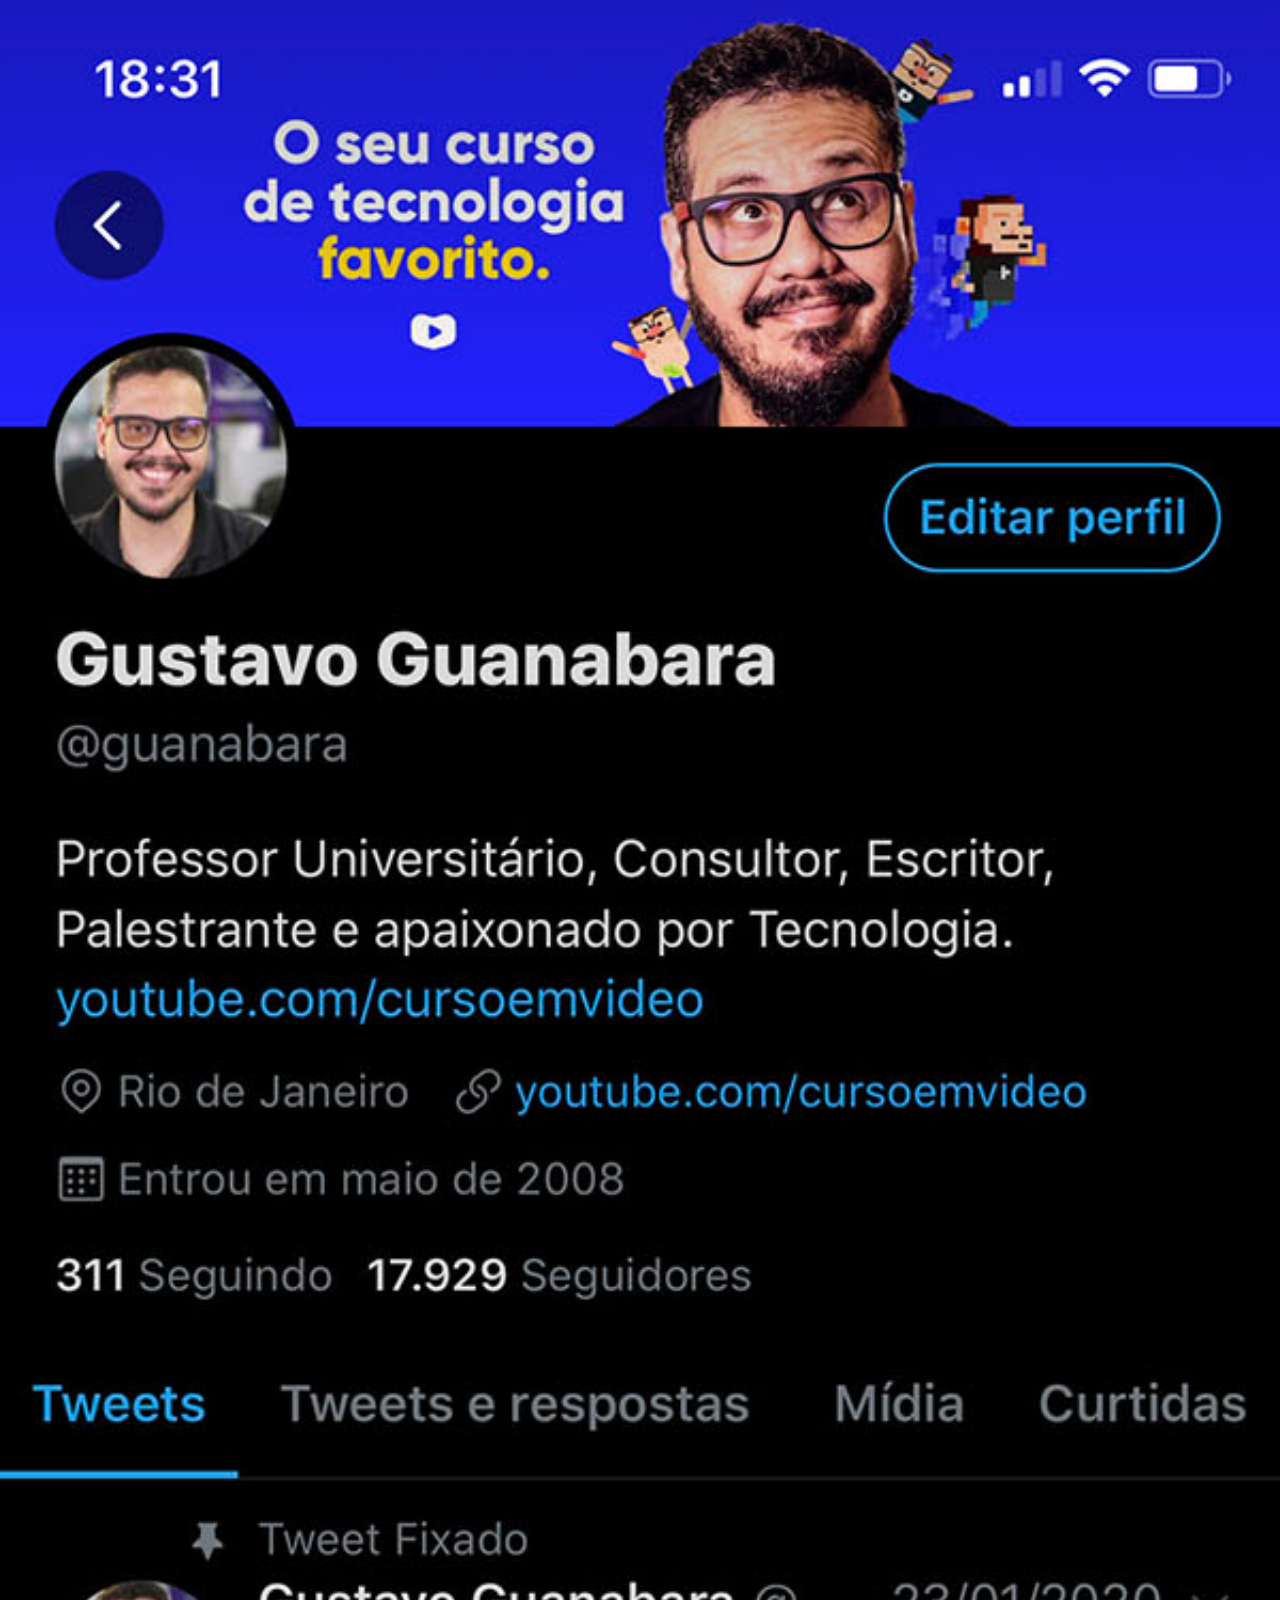
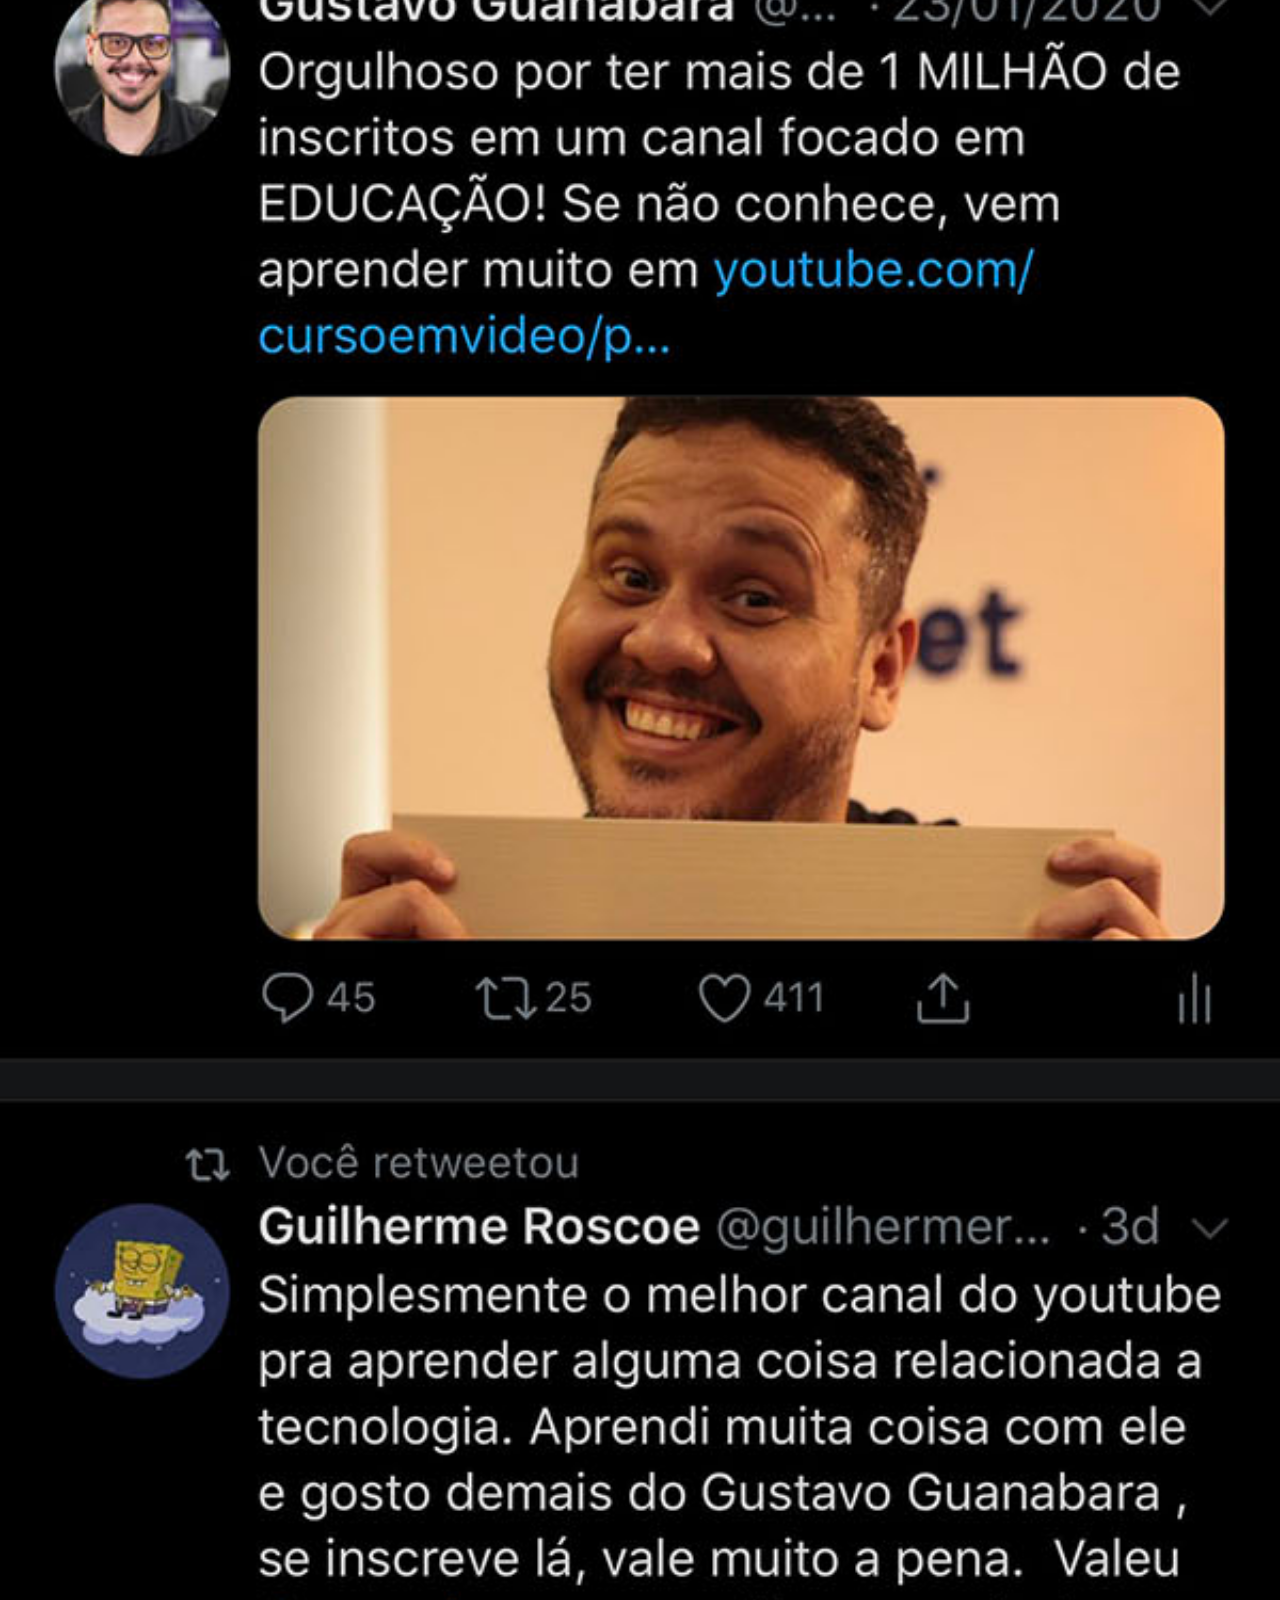
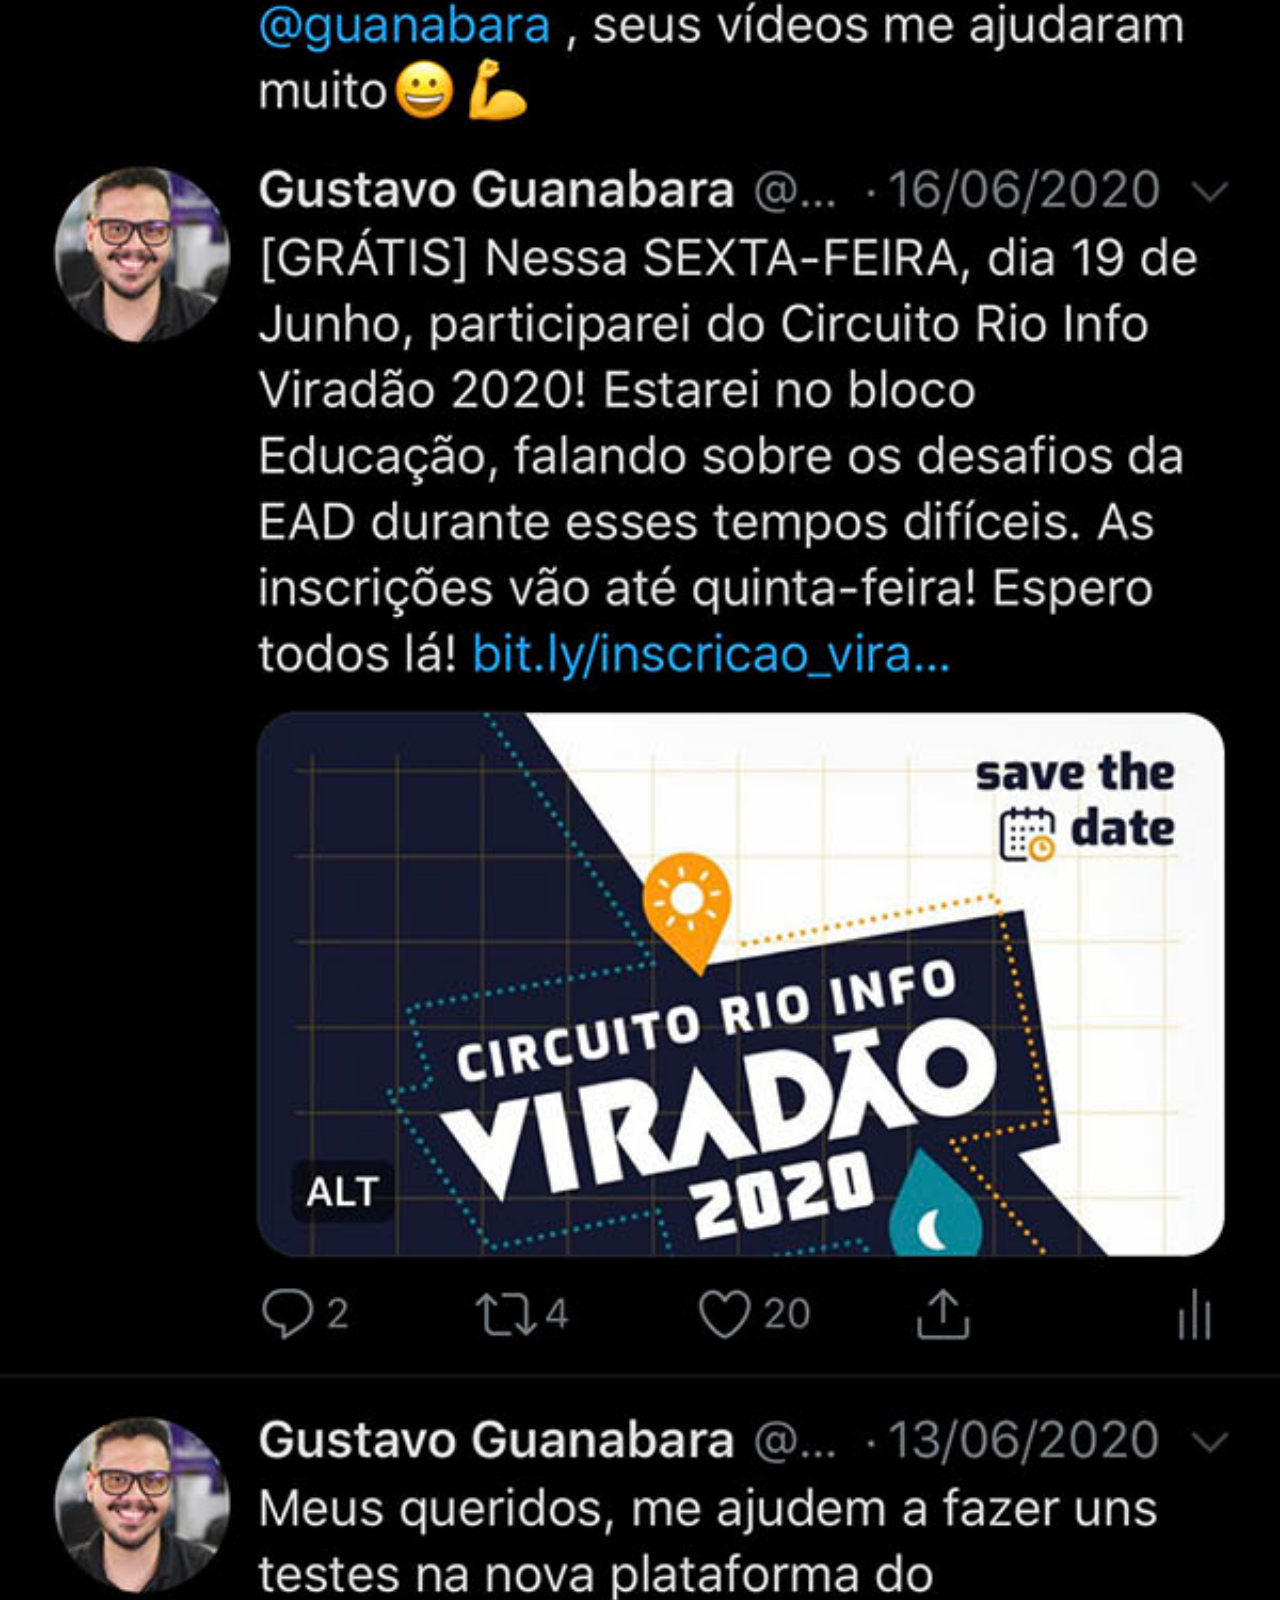
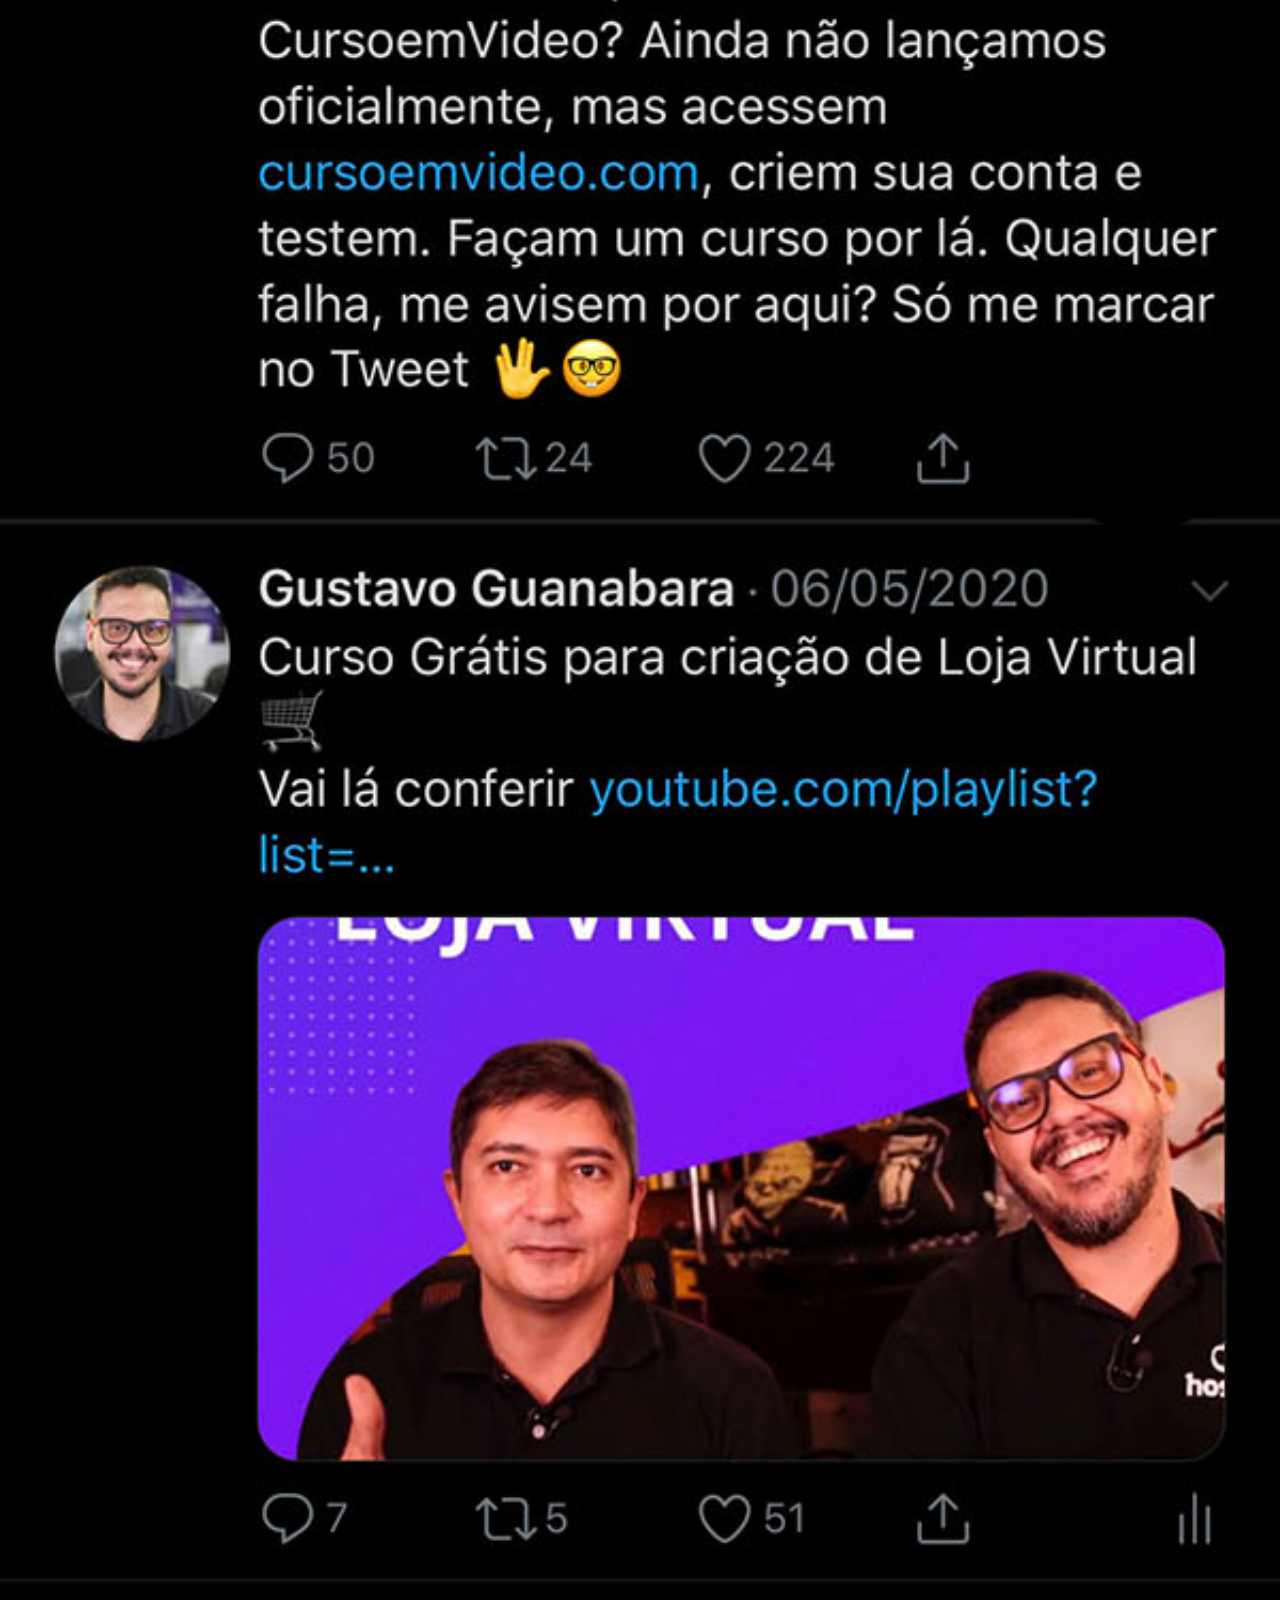
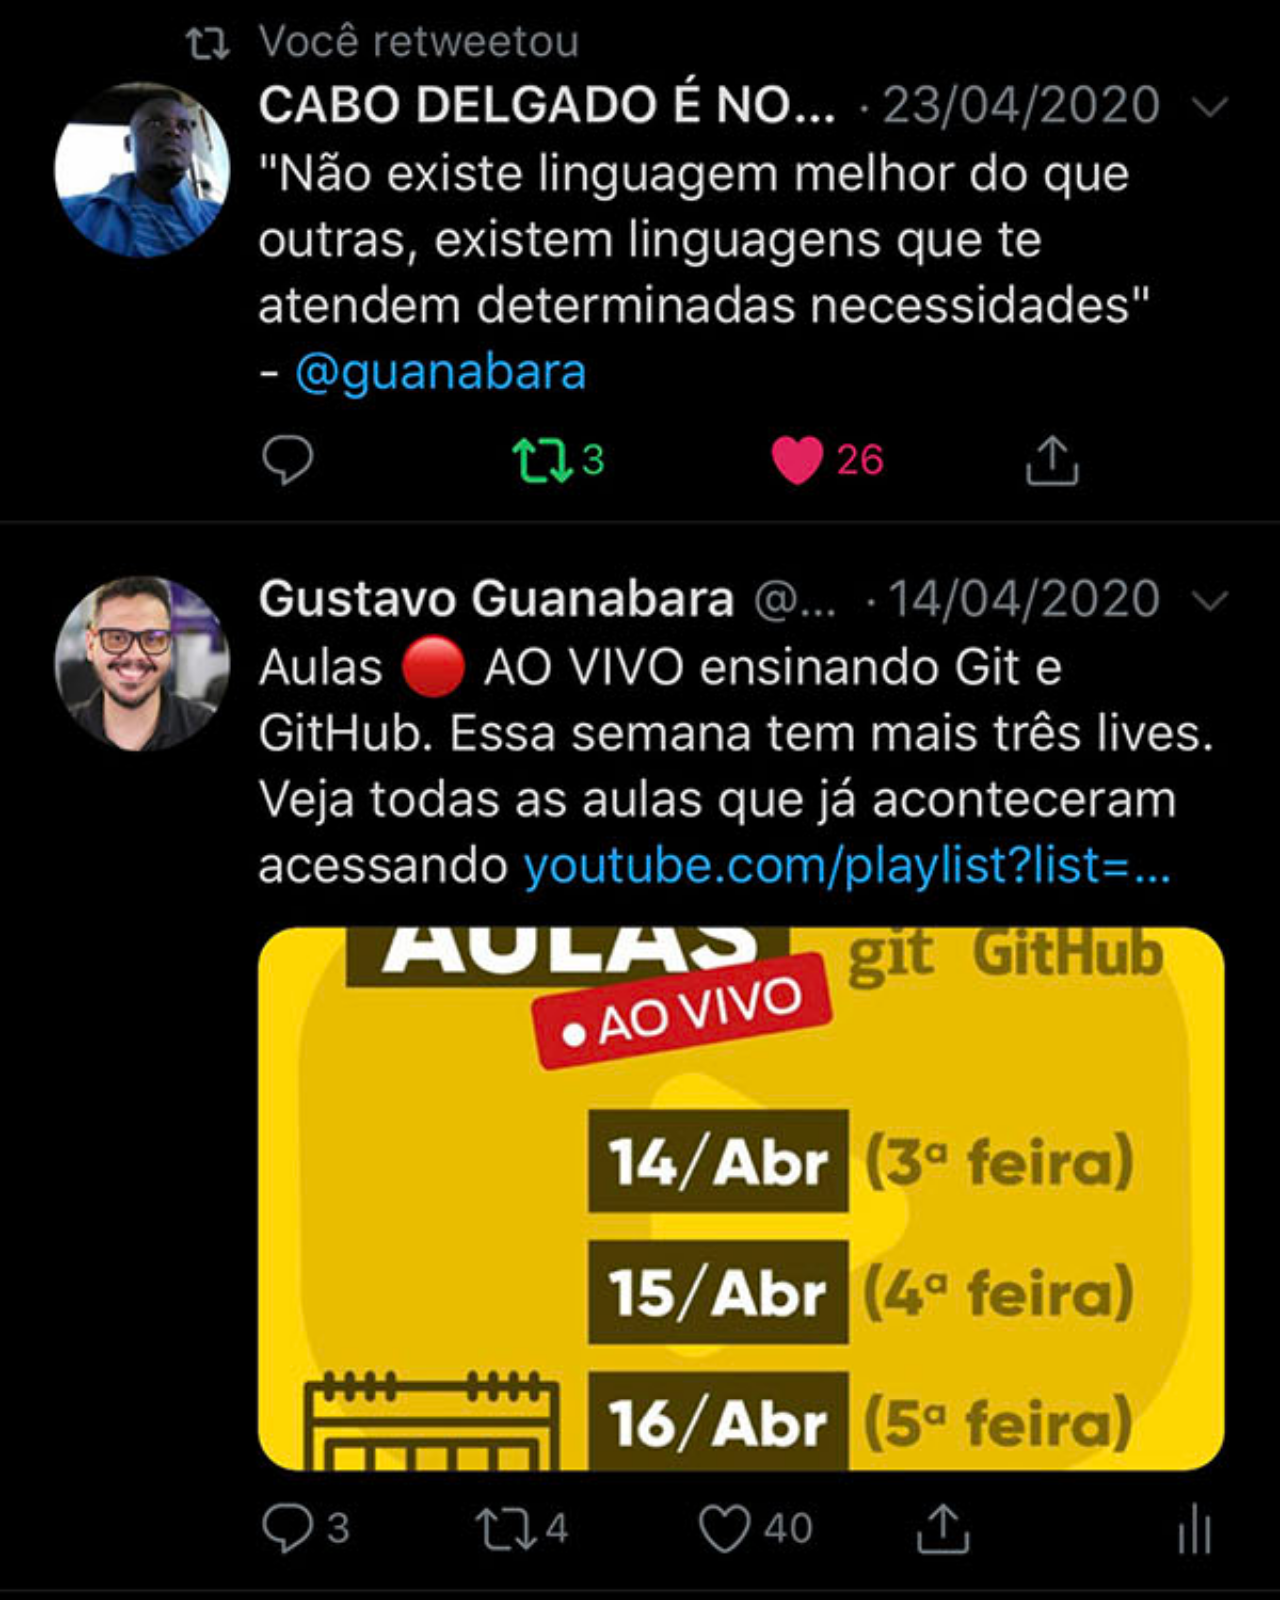
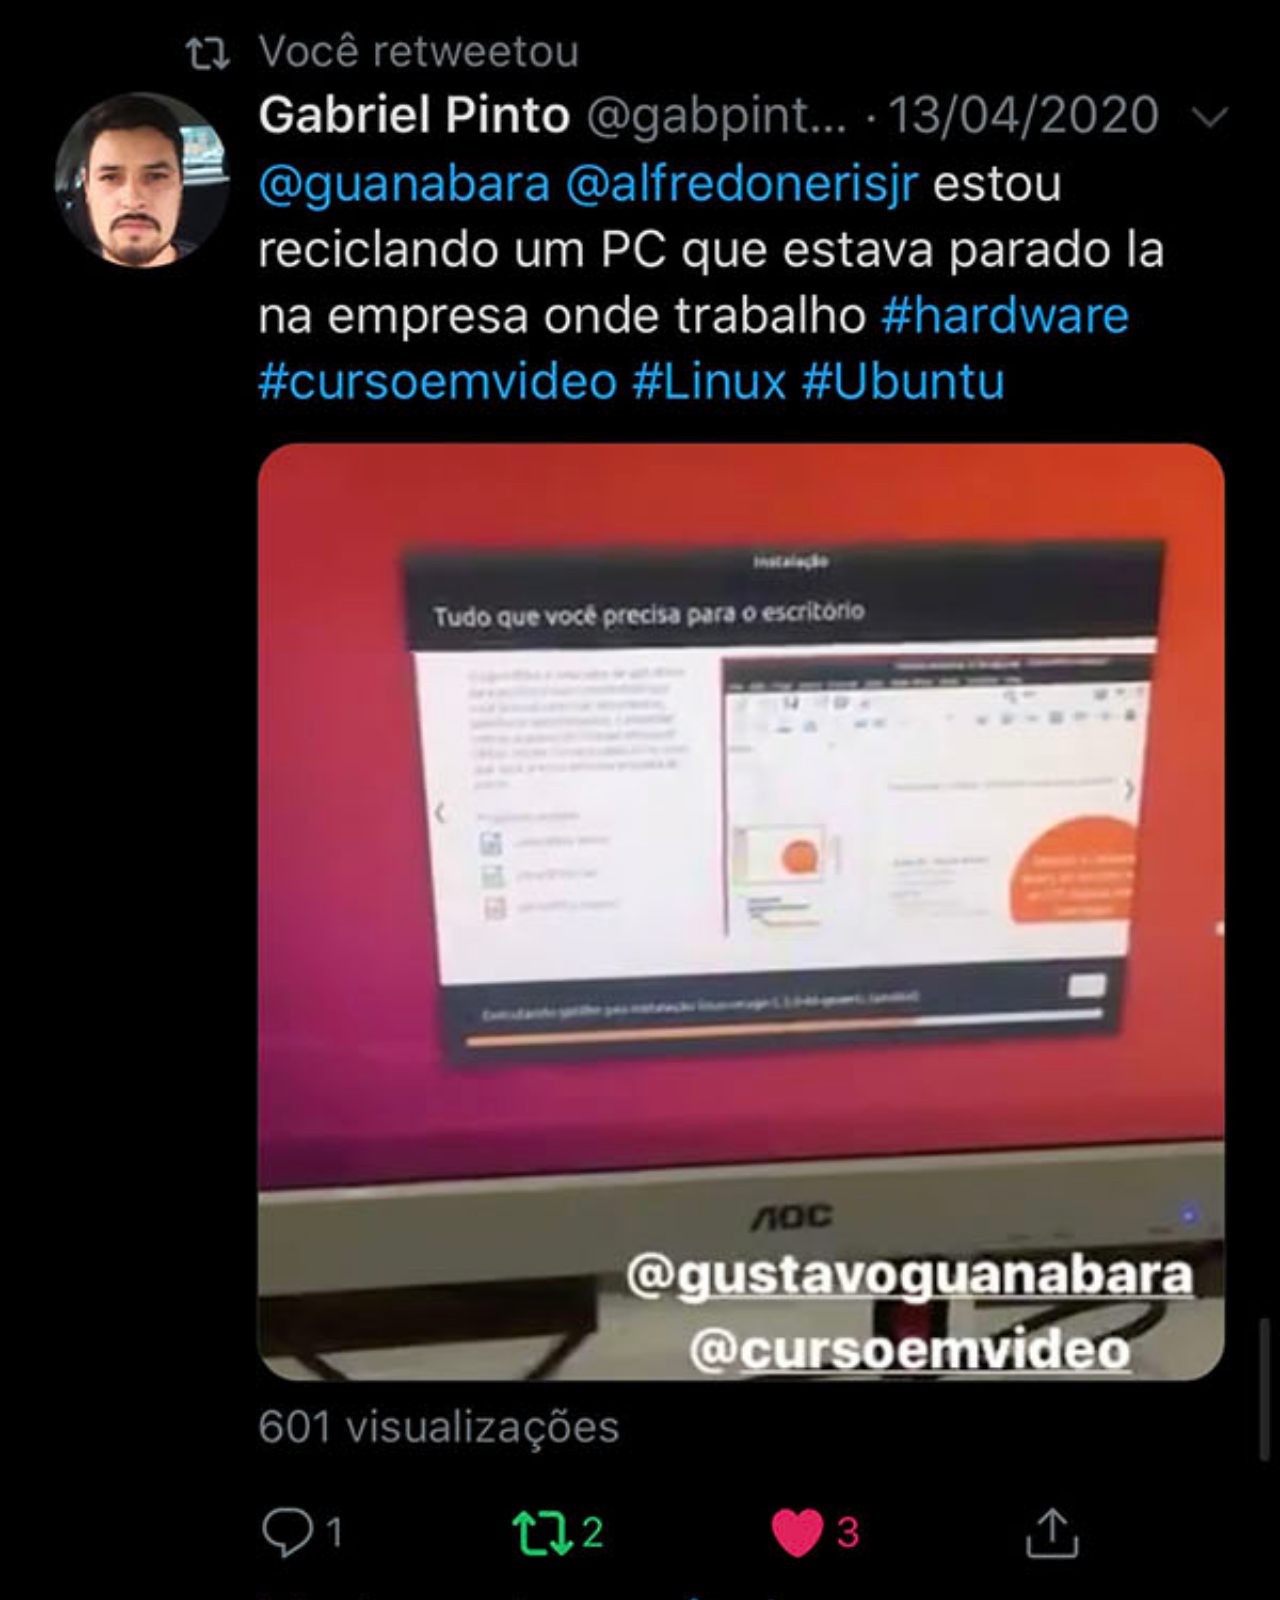
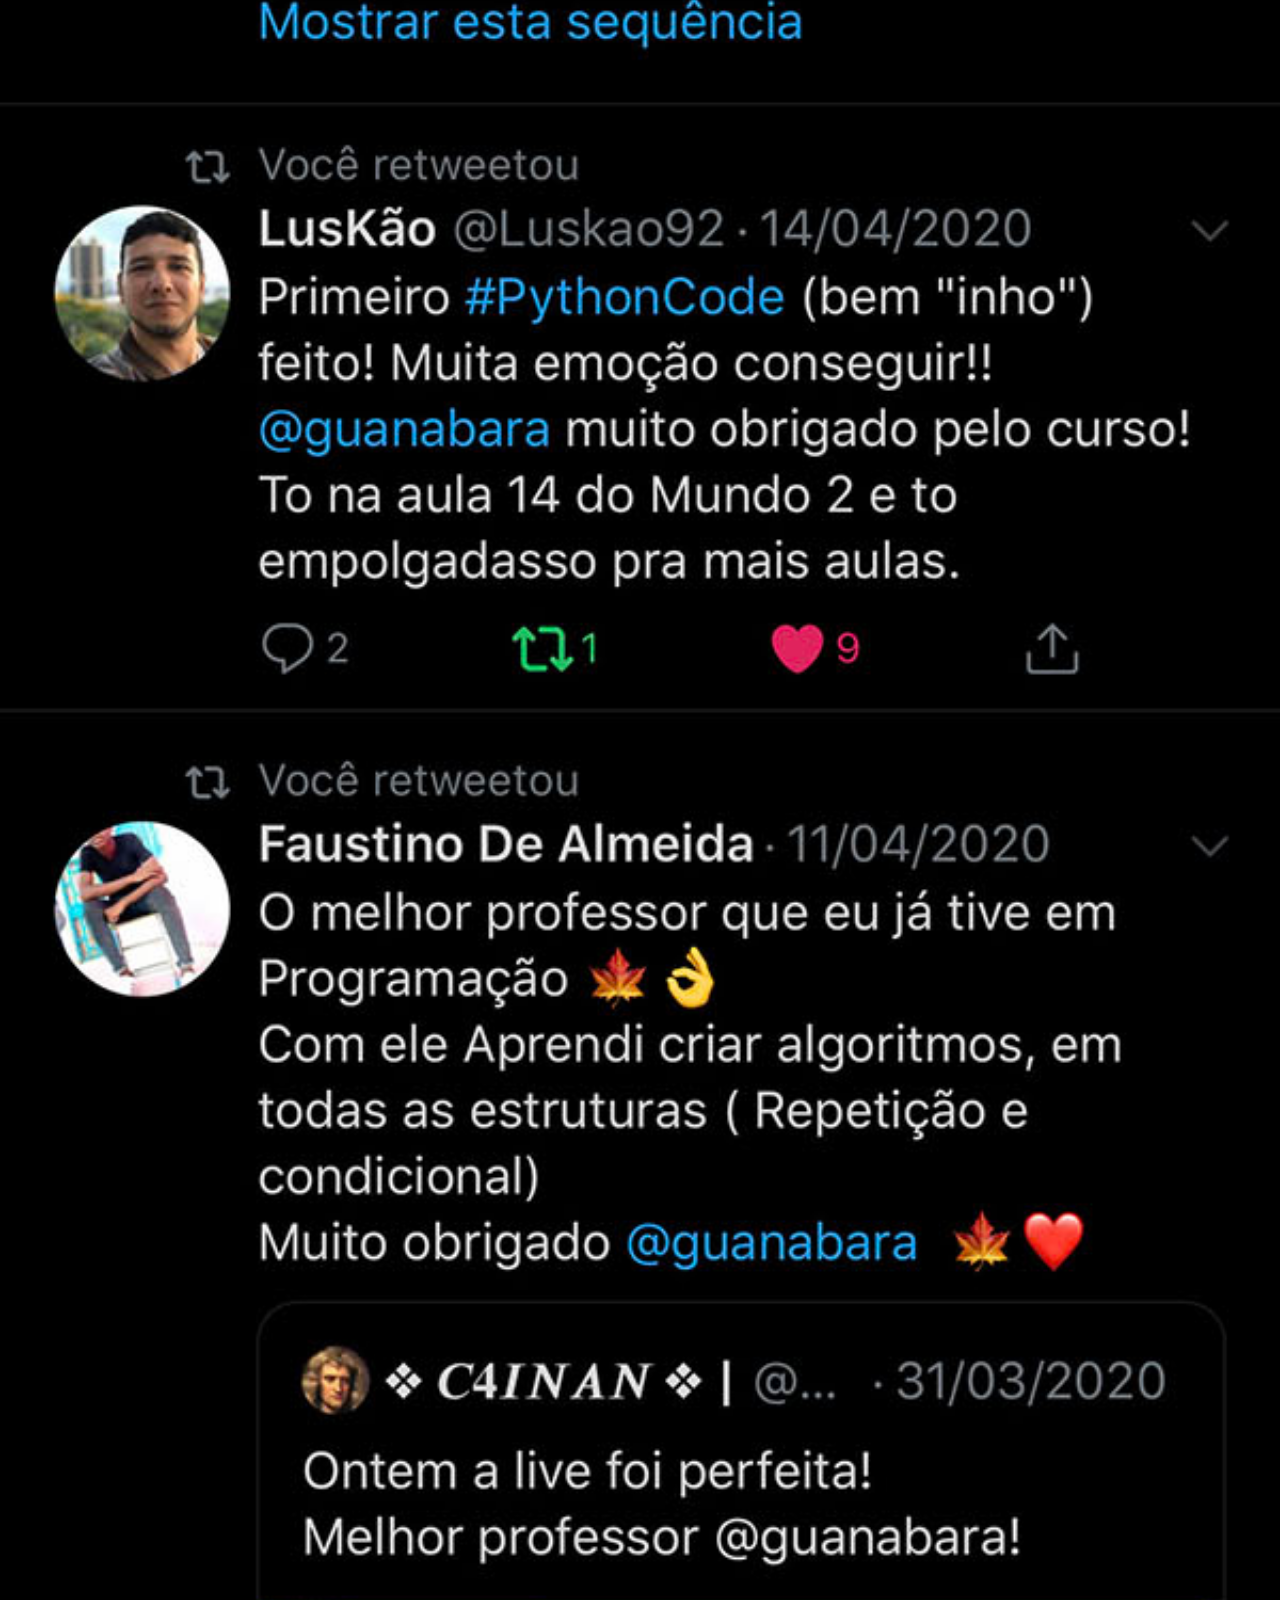
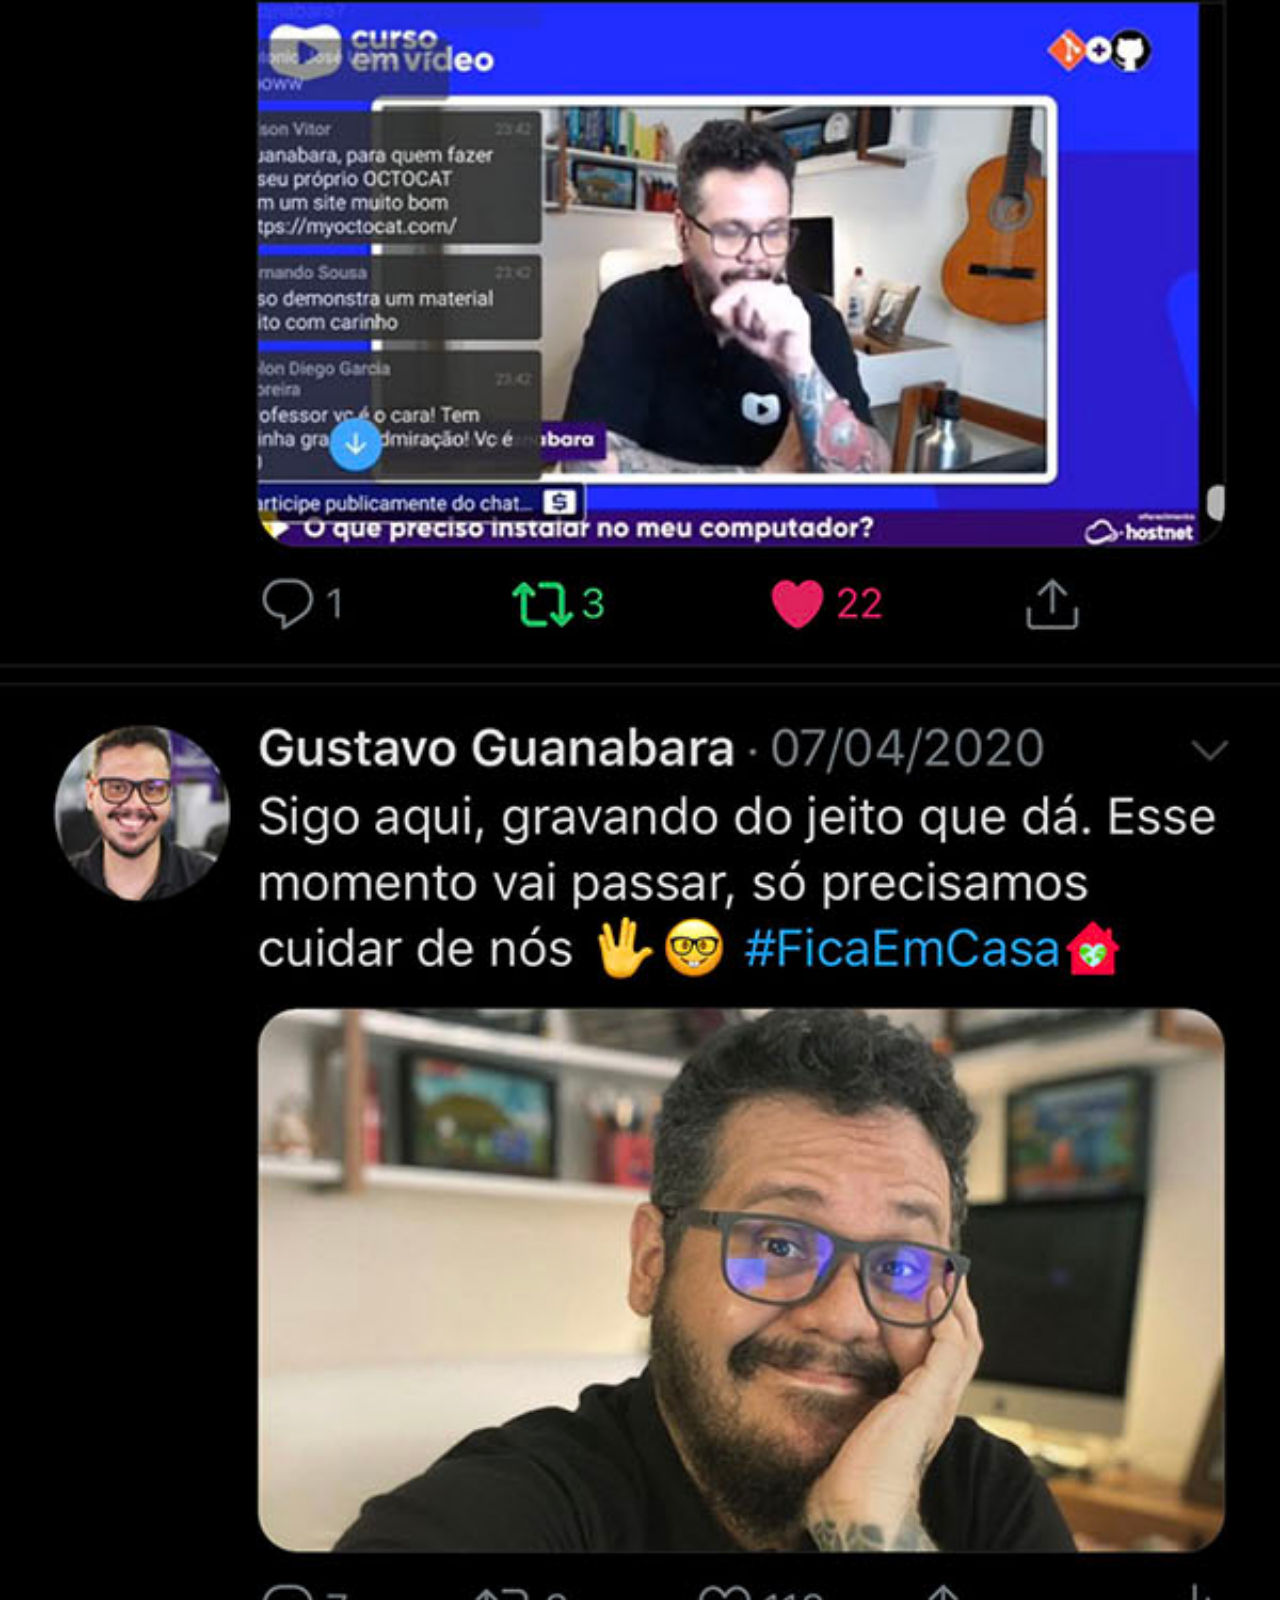
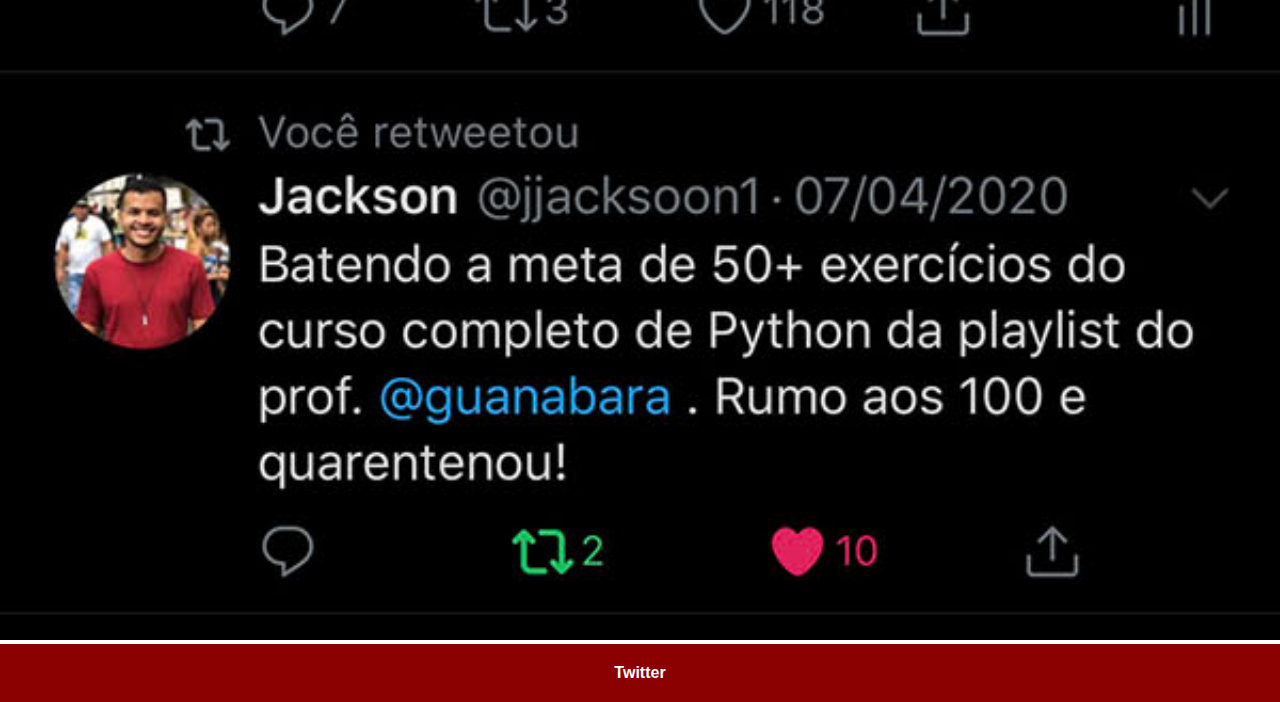
<file: twitter.html>
<!DOCTYPE html>
<html lang="pt-br">
<head>
    <meta charset="UTF-8">
    <meta name="viewport" content="width=device-width, initial-scale=1.0">
    <title>Twitter</title>
    <link rel="stylesheet" href="estilos/social.css">
</head>
<body>
    <img src="imagens/tela-twitter.jpg" alt="Twitter">
    <a href="https://x.com/guanabara" target="_blank">Twitter</a>
</body>
</html>
</file>
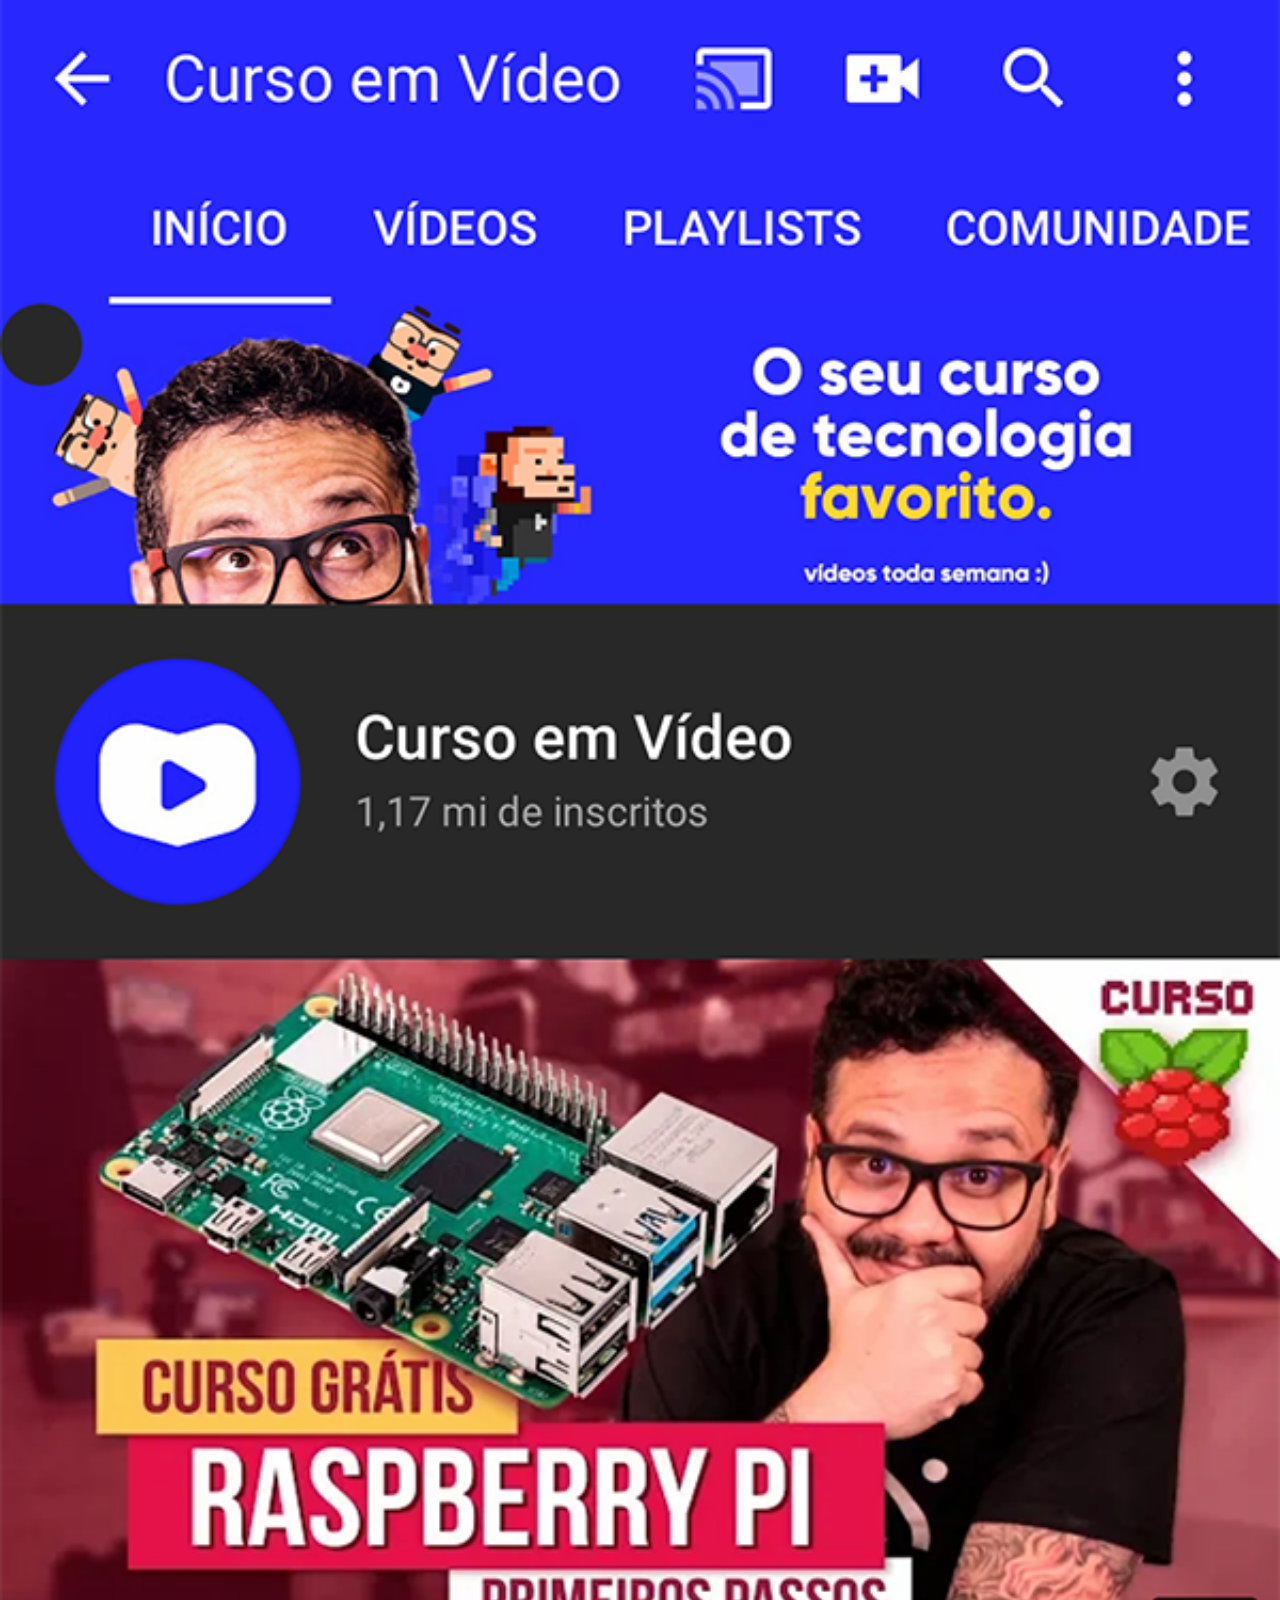
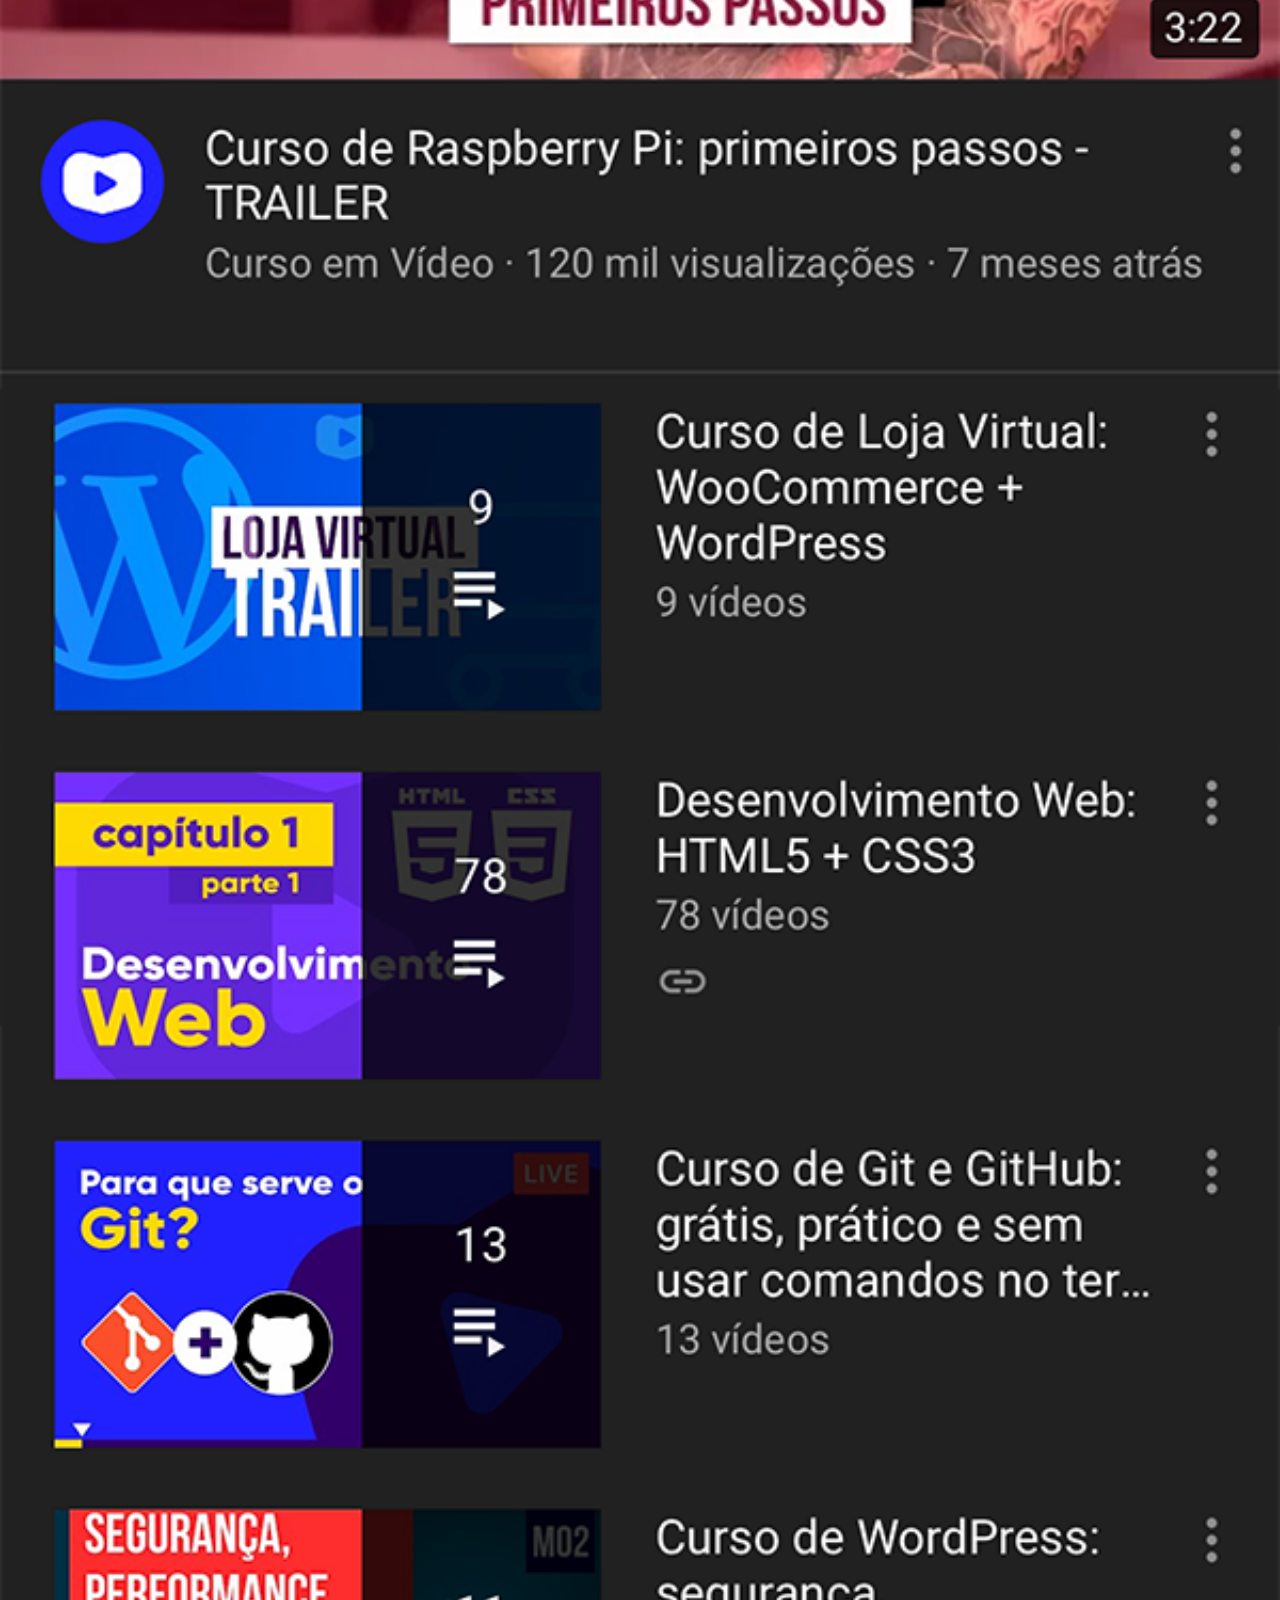
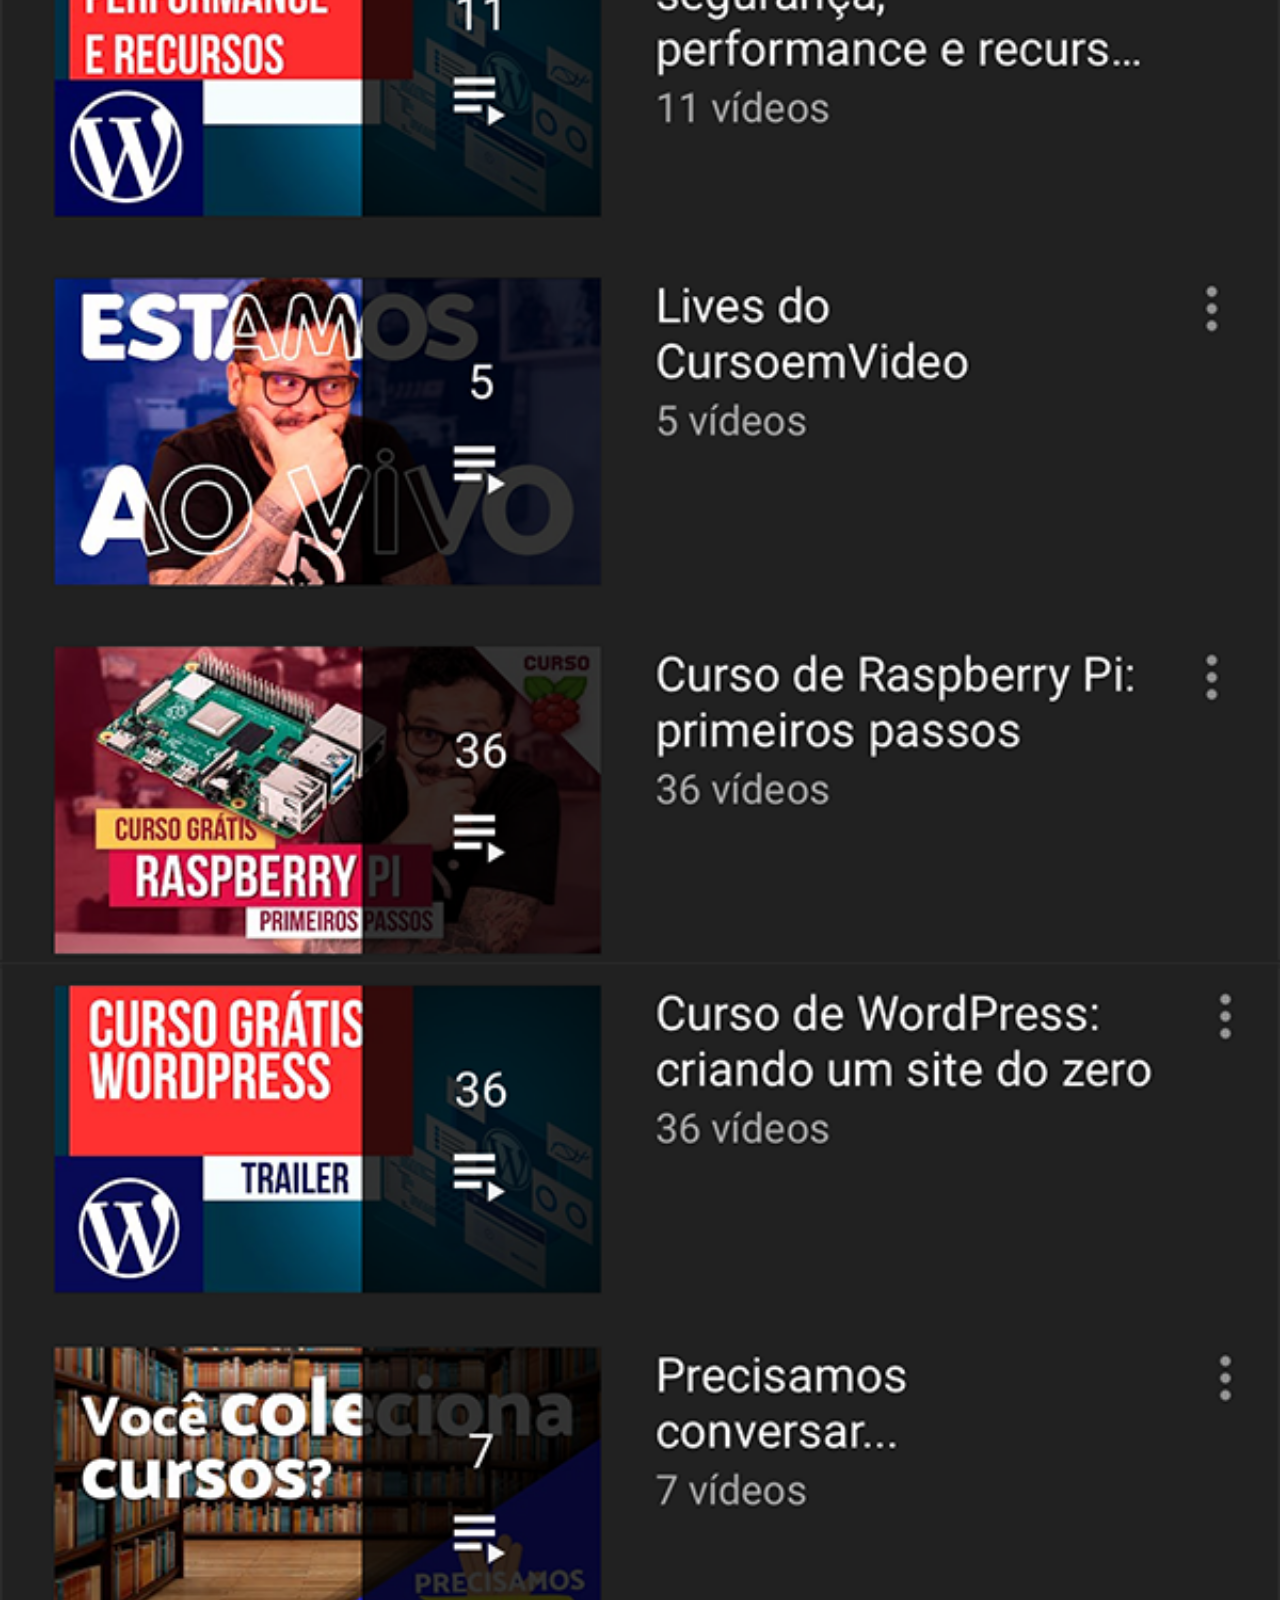
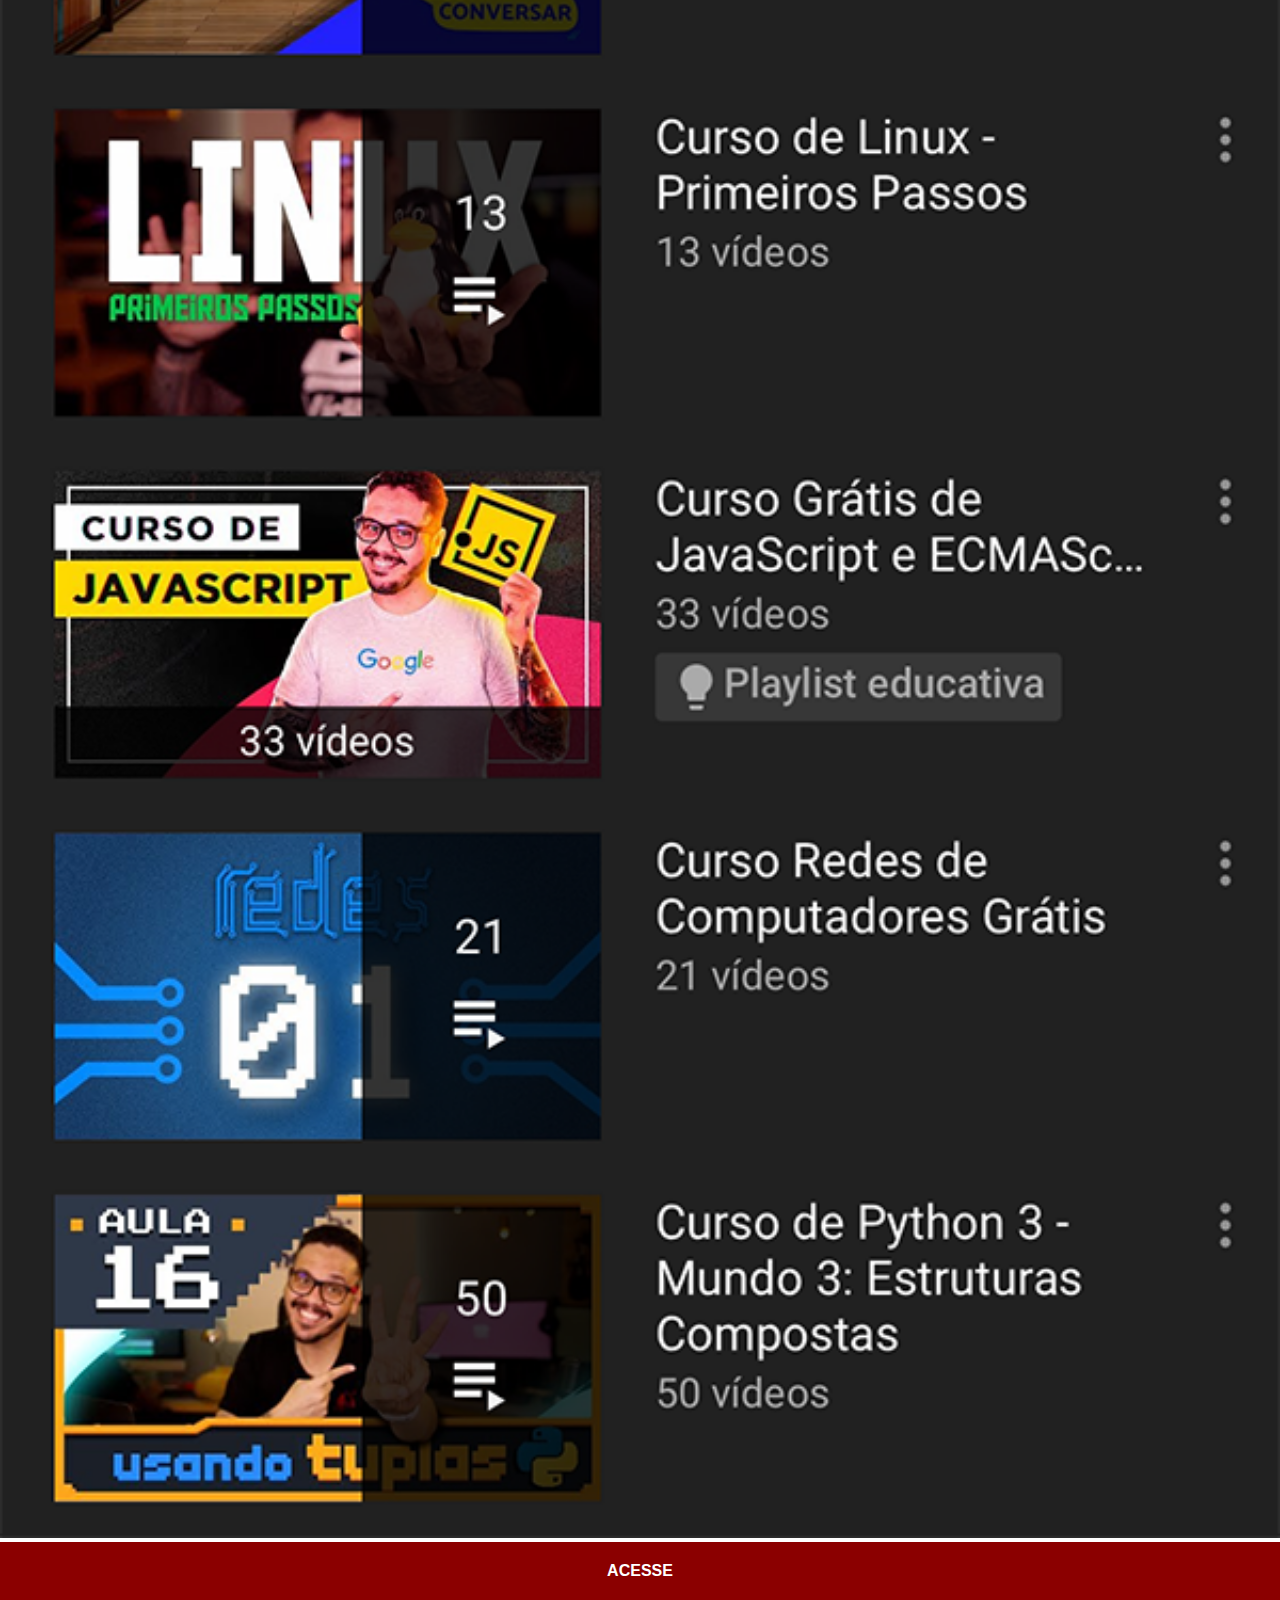
<file: youtube.html>
<!DOCTYPE html>
<html lang="pt-br">
<head>
    <meta charset="UTF-8">
    <meta name="viewport" content="width=device-width, initial-scale=1.0">
    <title>YouTube</title>
    <link rel="stylesheet" href="estilos/social.css">
</head>
<body>
    <img src="imagens/tela-youtube.png" alt="Youtube">
    <a href="https://www.youtube.com/@cursoemvideo" target="blank">ACESSE</a>
</body>
</html>
</file>
<file: estilos/style.css>
@charset "UTF-8";

* {
    margin: 0px;
    padding: 0px;
    font-family: Arial, Helvetica, sans-serif;
}

html, body {
    height: 100vh; /*visão total altura*/
    width: 100vw;/*visão total largura*/
    background-color: black;
}

body {
    background: url('../imagens/fundo-madeira.jpg') no-repeat top center;
    background-size: cover; /*cobrir a tela inteira*/
    background-attachment: fixed;
}

main {
    height: 100vh;
    position: relative;
}

section#telefone {
    /*configs pra deixar o celular no meio*/
    position: absolute;
    top: 50%;
    left: 50%;
    transform: translate(-50%, -50%);

    height: 627px;
    width: 311px;
    background: url('../imagens/frame-iphone.png') no-repeat; /*pra colocar, buscar as infos da imagem e colocar o mesmo tamanho*/
}

iframe#tela {
        position: relative;
        top: 80px;
        left: 22px;
        width: 267px;
        height: 471px;
}
</file>
<file: estilos/social.css>
@charset "UTF-8";

* {
margin: 0px;
padding: 0px;
font-family: Arial, Helvetica, sans-serif;
}

::-webkit-scrollbar { /*pra esconder a rolagem*/
    width: 0px;
    height: 0px;
}

img {
    width: 100vw;
}

a {
    display: block;
    background-color: darkred;
    padding: 20px;
    text-align: center;
    font-weight: bolder;
    text-decoration: none;
    color: white;
}

a:hover {
    background-color: red;
}
</file>
